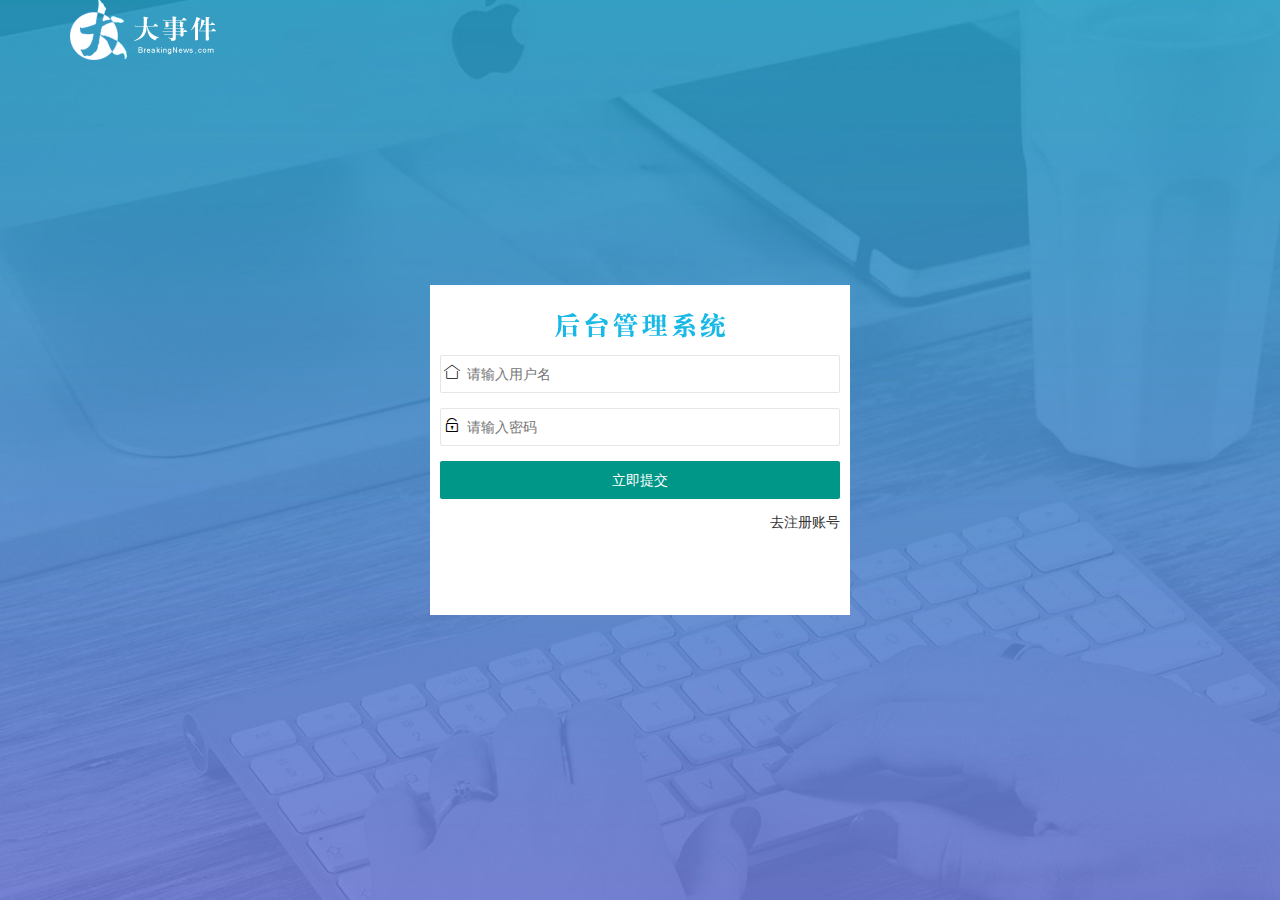
<file: login.html>
<!DOCTYPE html>
<html lang="en">
<head>
  <meta charset="UTF-8">
  <meta http-equiv="X-UA-Compatible" content="IE=edge">
  <meta name="viewport" content="width=device-width, initial-scale=1.0">
  <title>Document</title>
  <link rel="stylesheet" href="../assets/css/login.css">
  <link rel="stylesheet" href="../assets/lib/layui/css/layui.css">
</head>
<body>
  <div class="layui-main">
    <img src="../assets/images/logo.png" alt="">
  </div>
  <div class="box">
    <!-- 顶部图片 -->
    <div class="top"></div>
    <!-- 登录页面 -->
    <div class="sign">
      <form class="layui-form" action="" id="formsign">
        <div class="layui-form-item">
          <i class="layui-icon layui-icon-home"></i>
          <input type="text" name="username" required  lay-verify="required" placeholder="请输入用户名" autocomplete="off" class="layui-input" >
        </div>
        <div class="layui-form-item">
          <i class="layui-icon layui-icon-password"></i>  
          <input type="password" name="password" required  lay-verify="required|pwd" placeholder="请输入密码" autocomplete="off" class="layui-input" >
        </div>
        <div class="layui-form-item">            
          <button class="layui-btn layui-btn-fluid" lay-submit lay-filter="formDemo">立即提交</button>
        </div>
        <div class="layui-form-item">
          <a href="javascript:;" id="reg">去注册账号</a>        
        </div>
      </form>
    </div>
    <!-- 注册页面 -->
    <div class="login">
      <form class="layui-form" action="" id="loginform">
        <div class="layui-form-item">
          <i class="layui-icon layui-icon-home"></i>
          <input type="text" name="username" required  lay-verify="required" placeholder="请输入用户名" autocomplete="off" class="layui-input" >
        </div>
        <div class="layui-form-item">
          <i class="layui-icon layui-icon-password"></i>  
          <input type="password" name="password" required  lay-verify="required|pwd" placeholder="请输入密码" autocomplete="off" class="layui-input" >
        </div>
        <div class="layui-form-item">
          <i class="layui-icon layui-icon-password"></i>  
          <input type="password" name="repassword" required  lay-verify="required|pwd|repwd" placeholder="再次确认密码" autocomplete="off" class="layui-input" >
        </div>
        <div class="layui-form-item">            
          <button class="layui-btn layui-btn-fluid" lay-submit lay-filter="formDemo">立即提交</button>
        </div>
        <div class="layui-form-item">
          <a href="javascript:;" id="login">去登陆账号</a>
        </div>
      </form>
    </div>
  </div>
  <script src="../assets/lib/jquery.js"></script>
  <script src="../assets/lib/layui/layui.all.js"></script>
  <script src="../assets/js/baseapi.js"></script>
  <script src="../assets/js/login.js"></script>
</body>
</html>
</file>
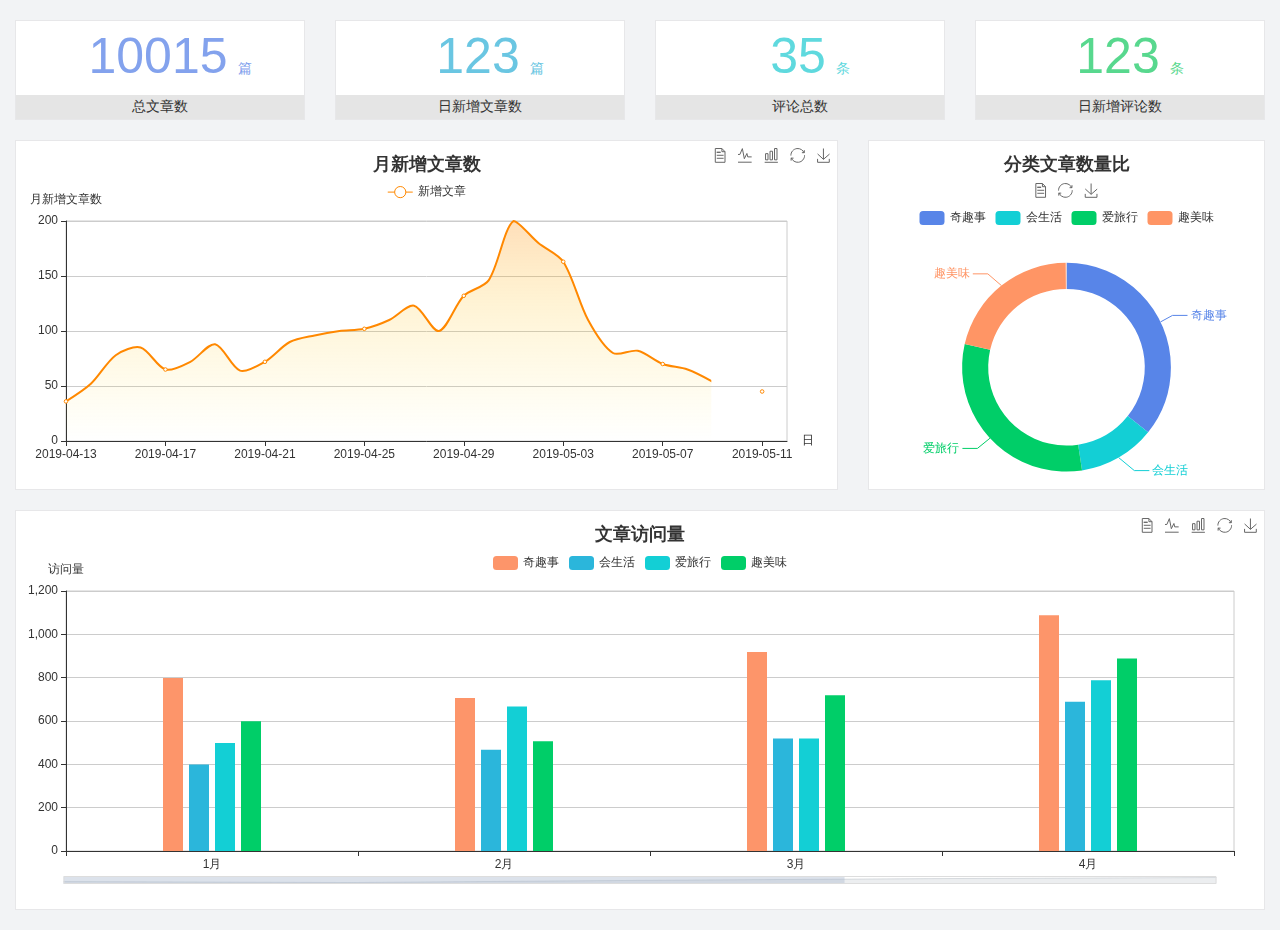
<file: home/dashboard.html>
<!DOCTYPE html>
<html lang="en">

<head>
  <meta charset="UTF-8">
  <meta name="viewport" content="width=device-width, initial-scale=1.0">
  <meta http-equiv="X-UA-Compatible" content="ie=edge">
  <title>图表统计</title>
  <link rel="stylesheet" href="../../assets/lib/bootstrap.css" />
  <link rel="stylesheet" href="../../assets/lib/main.css" />
  <script src="../../assets/lib/jquery.js"></script>
  <script type="text/javascript" src="../../assets/lib/echarts.min.js"></script>
</head>

<body>
  <div class="container-fluid">
    <div class="row spannel_list">
      <div class="col-sm-3 col-xs-6">
        <div class="spannel">
          <em>10015</em><span>篇</span>
          <b>总文章数</b>
        </div>
      </div>
      <div class="col-sm-3 col-xs-6">
        <div class="spannel scolor01">
          <em>123</em><span>篇</span>
          <b>日新增文章数</b>
        </div>
      </div>
      <div class="col-sm-3 col-xs-6">
        <div class="spannel scolor02">
          <em>35</em><span>条</span>
          <b>评论总数</b>
        </div>
      </div>
      <div class="col-sm-3 col-xs-6">
        <div class="spannel scolor03">
          <em>123</em><span>条</span>
          <b>日新增评论数</b>
        </div>
      </div>
    </div>
  </div>

  <div class="container-fluid">
    <div class="row curve-pie">
      <div class="col-lg-8 col-md-8">
        <div class="gragh_pannel" id="curve_show"></div>
      </div>
      <div class="col-lg-4 col-md-4">
        <div class="gragh_pannel" id="pie_show"></div>
      </div>
    </div>
  </div>

  <div class="container-fluid">
    <div class="column_pannel" id="column_show"></div>
  </div>

  <script>
    var oChart = echarts.init(document.getElementById('curve_show'));
    var aList_all = [
      { 'count': 36, 'date': '2019-04-13' },
      { 'count': 52, 'date': '2019-04-14' },
      { 'count': 78, 'date': '2019-04-15' },
      { 'count': 85, 'date': '2019-04-16' },
      { 'count': 65, 'date': '2019-04-17' },
      { 'count': 72, 'date': '2019-04-18' },
      { 'count': 88, 'date': '2019-04-19' },
      { 'count': 64, 'date': '2019-04-20' },
      { 'count': 72, 'date': '2019-04-21' },
      { 'count': 90, 'date': '2019-04-22' },
      { 'count': 96, 'date': '2019-04-23' },
      { 'count': 100, 'date': '2019-04-24' },
      { 'count': 102, 'date': '2019-04-25' },
      { 'count': 110, 'date': '2019-04-26' },
      { 'count': 123, 'date': '2019-04-27' },
      { 'count': 100, 'date': '2019-04-28' },
      { 'count': 132, 'date': '2019-04-29' },
      { 'count': 146, 'date': '2019-04-30' },
      { 'count': 200, 'date': '2019-05-01' },
      { 'count': 180, 'date': '2019-05-02' },
      { 'count': 163, 'date': '2019-05-03' },
      { 'count': 110, 'date': '2019-05-04' },
      { 'count': 80, 'date': '2019-05-05' },
      { 'count': 82, 'date': '2019-05-06' },
      { 'count': 70, 'date': '2019-05-07' },
      { 'count': 65, 'date': '2019-05-08' },
      { 'count': 54, 'date': '2019-05-09' },
      { 'count': 40, 'date': '2019-05-10' },
      { 'count': 45, 'date': '2019-05-11' },
      { 'count': 38, 'date': '2019-05-12' },
    ];

    let aCount = [];
    let aDate = [];

    for (var i = 0; i < aList_all.length; i++) {
      aCount.push(aList_all[i].count);
      aDate.push(aList_all[i].date);
    }

    var chartopt = {
      title: {
        text: '月新增文章数',
        left: 'center',
        top: '10'
      },
      tooltip: {
        trigger: 'axis'
      },
      legend: {
        data: ['新增文章'],
        top: '40'
      },
      toolbox: {
        show: true,
        feature: {
          mark: { show: true },
          dataView: { show: true, readOnly: false },
          magicType: { show: true, type: ['line', 'bar'] },
          restore: { show: true },
          saveAsImage: { show: true }
        }
      },
      calculable: true,
      xAxis: [
        {
          name: '日',
          type: 'category',
          boundaryGap: false,
          data: aDate
        }
      ],
      yAxis: [
        {
          name: '月新增文章数',
          type: 'value'
        }
      ],
      series: [
        {
          name: '新增文章',
          type: 'line',
          smooth: true,
          itemStyle: { normal: { areaStyle: { type: 'default' }, color: '#f80' }, lineStyle: { color: '#f80' } },
          data: aCount
        }],
      areaStyle: {
        normal: {
          color: new echarts.graphic.LinearGradient(0, 0, 0, 1, [{
            offset: 0,
            color: 'rgba(255,136,0,0.39)'
          }, {
            offset: .34,
            color: 'rgba(255,180,0,0.25)'
          }, {
            offset: 1,
            color: 'rgba(255,222,0,0.00)'
          }])

        }
      },
      grid: {
        show: true,
        x: 50,
        x2: 50,
        y: 80,
        height: 220
      }
    };

    oChart.setOption(chartopt);


    var oPie = echarts.init(document.getElementById('pie_show'));
    var oPieopt =
    {
      title: {
        top: 10,
        text: '分类文章数量比',
        x: 'center'
      },
      tooltip: {
        trigger: 'item',
        formatter: "{a} <br/>{b} : {c} ({d}%)"
      },
      color: ['#5885e8', '#13cfd5', '#00ce68', '#ff9565'],
      legend: {
        x: 'center',
        top: 65,
        data: ['奇趣事', '会生活', '爱旅行', '趣美味']
      },
      toolbox: {
        show: true,
        x: 'center',
        top: 35,
        feature: {
          mark: { show: true },
          dataView: { show: true, readOnly: false },
          magicType: {
            show: true,
            type: ['pie', 'funnel'],
            option: {
              funnel: {
                x: '25%',
                width: '50%',
                funnelAlign: 'left',
                max: 1548
              }
            }
          },
          restore: { show: true },
          saveAsImage: { show: true }
        }
      },
      calculable: true,
      series: [
        {
          name: '访问来源',
          type: 'pie',
          radius: ['45%', '60%'],
          center: ['50%', '65%'],
          data: [
            { value: 300, name: '奇趣事' },
            { value: 100, name: '会生活' },
            { value: 260, name: '爱旅行' },
            { value: 180, name: '趣美味' }
          ]
        }
      ]
    };
    oPie.setOption(oPieopt);



    var oColumn = this.echarts.init(document.getElementById('column_show'));
    var oColumnopt =
    {
      title: {
        text: '文章访问量',
        left: 'center',
        top: '10'
      },
      tooltip: {
        trigger: 'axis'
      },
      legend: {
        data: ['奇趣事', '会生活', '爱旅行', '趣美味'],
        top: '40'
      },
      toolbox: {
        show: true,
        feature: {
          mark: { show: true },
          dataView: { show: true, readOnly: false },
          magicType: { show: true, type: ['line', 'bar'] },
          restore: { show: true },
          saveAsImage: { show: true }
        }
      },
      calculable: true,
      xAxis: [
        {
          type: 'category',
          data: ['1月', '2月', '3月', '4月', '5月']
        }
      ],
      yAxis: [
        {
          name: '访问量',
          type: 'value'
        }
      ],
      series: [
        {
          name: '奇趣事',
          type: 'bar',
          barWidth: 20,
          itemStyle: {
            normal: { areaStyle: { type: 'default' }, color: '#fd956a' }
          },
          data: [800, 708, 920, 1090, 1200]
        },
        {
          name: '会生活',
          type: 'bar',
          barWidth: 20,
          itemStyle: {
            normal: { areaStyle: { type: 'default' }, color: '#2bb6db' }
          },
          data: [400, 468, 520, 690, 800]
        },
        {
          name: '爱旅行',
          type: 'bar',
          barWidth: 20,
          itemStyle: {
            normal: { areaStyle: { type: 'default' }, color: '#13cfd5' }
          },
          data: [500, 668, 520, 790, 900]
        },
        {
          name: '趣美味',
          type: 'bar',
          barWidth: 20,
          itemStyle: {
            normal: { areaStyle: { type: 'default' }, color: '#00ce68' }
          },
          data: [600, 508, 720, 890, 1000]
        }
      ],
      grid: {
        show: true,
        x: 50,
        x2: 30,
        y: 80,
        height: 260
      },
      dataZoom: [//给x轴设置滚动条
        {
          start: 0,//默认为0
          end: 100 - 1000 / 31,//默认为100
          type: 'slider',
          show: true,
          xAxisIndex: [0],
          handleSize: 0,//滑动条的 左右2个滑动条的大小
          height: 8,//组件高度
          left: 45, //左边的距离
          right: 50,//右边的距离
          bottom: 26,//右边的距离
          handleColor: '#ddd',//h滑动图标的颜色
          handleStyle: {
            borderColor: "#cacaca",
            borderWidth: "1",
            shadowBlur: 2,
            background: "#ddd",
            shadowColor: "#ddd",
          }
        }]
    };
    oColumn.setOption(oColumnopt);
  </script>
</body>

</html>
</file>
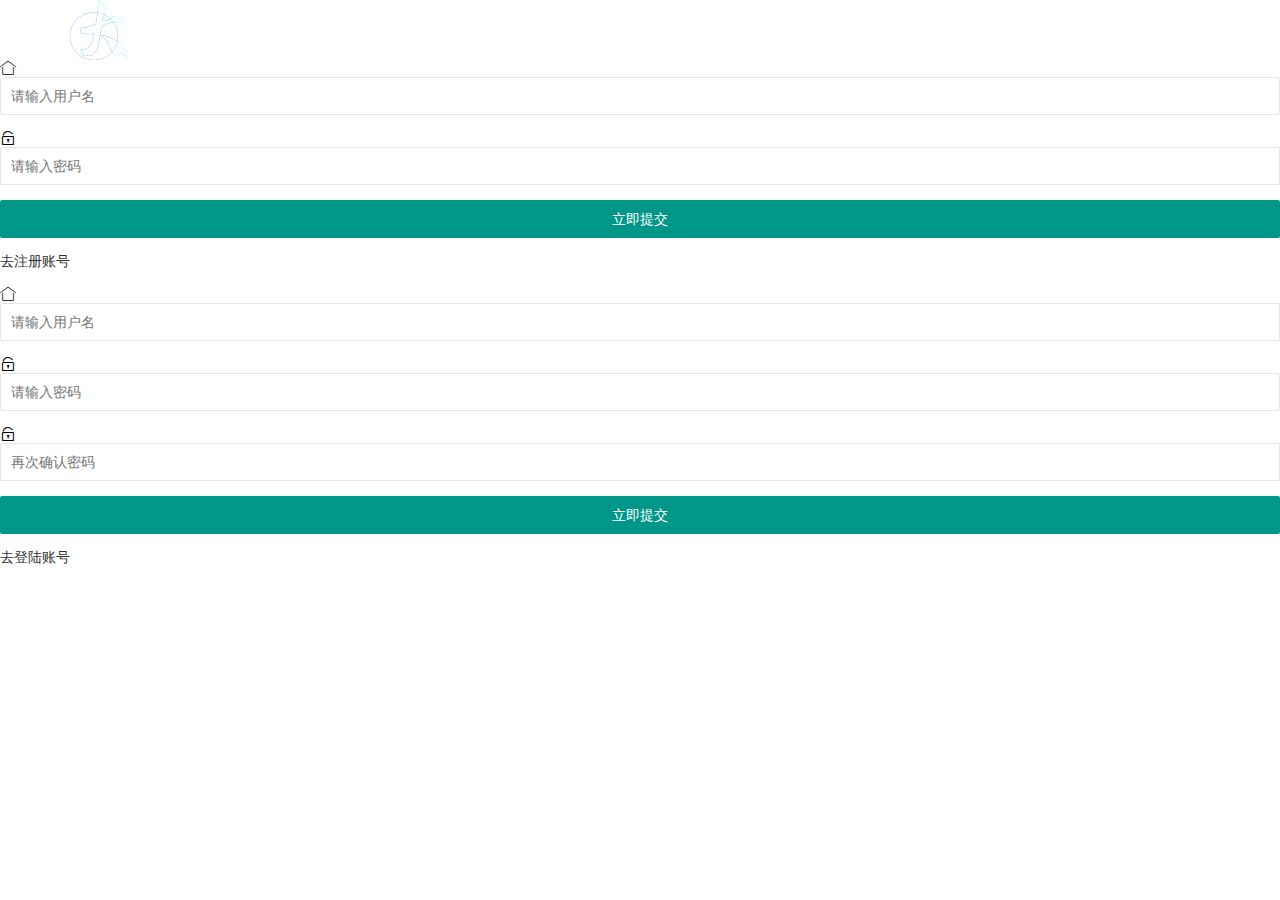
<file: home/login.html>
<!DOCTYPE html>
<html lang="en">
<head>
  <meta charset="UTF-8">
  <meta http-equiv="X-UA-Compatible" content="IE=edge">
  <meta name="viewport" content="width=device-width, initial-scale=1.0">
  <title>Document</title>
  <link rel="stylesheet" href="../assets/css/index.css">
  <link rel="stylesheet" href="../assets/lib/layui/css/layui.css">
</head>
<body>
  <div class="layui-main">
    <img src="../assets/images/logo.png" alt="">
  </div>
  <div class="box">
    <!-- 顶部图片 -->
    <div class="top"></div>
    <!-- 登录页面 -->
    <div class="sign">
      <form class="layui-form" action="" id="formsign">
        <div class="layui-form-item">
          <i class="layui-icon layui-icon-home"></i>
          <input type="text" name="username" required  lay-verify="required" placeholder="请输入用户名" autocomplete="off" class="layui-input" >
        </div>
        <div class="layui-form-item">
          <i class="layui-icon layui-icon-password"></i>  
          <input type="password" name="password" required  lay-verify="required|pwd" placeholder="请输入密码" autocomplete="off" class="layui-input" >
        </div>
        <div class="layui-form-item">            
          <button class="layui-btn layui-btn-fluid" lay-submit lay-filter="formDemo">立即提交</button>
        </div>
        <div class="layui-form-item">
          <a href="javascript:;" id="reg">去注册账号</a>        
        </div>
      </form>
    </div>
    <!-- 注册页面 -->
    <div class="login">
      <form class="layui-form" action="" id="loginform">
        <div class="layui-form-item">
          <i class="layui-icon layui-icon-home"></i>
          <input type="text" name="username" required  lay-verify="required" placeholder="请输入用户名" autocomplete="off" class="layui-input" >
        </div>
        <div class="layui-form-item">
          <i class="layui-icon layui-icon-password"></i>  
          <input type="password" name="password" required  lay-verify="required|pwd" placeholder="请输入密码" autocomplete="off" class="layui-input" >
        </div>
        <div class="layui-form-item">
          <i class="layui-icon layui-icon-password"></i>  
          <input type="password" name="repassword" required  lay-verify="required|pwd|repwd" placeholder="再次确认密码" autocomplete="off" class="layui-input" >
        </div>
        <div class="layui-form-item">            
          <button class="layui-btn layui-btn-fluid" lay-submit lay-filter="formDemo">立即提交</button>
        </div>
        <div class="layui-form-item">
          <a href="javascript:;" id="login">去登陆账号</a>
        </div>
      </form>
    </div>
  </div>
  <script src="../assets/lib/jquery.js"></script>
  <script src="../assets/lib/layui/layui.all.js"></script>
  <script src="../assets/js/baseapi.js"></script>
  <script src="../assets/js/index.js"></script>
</body>
</html>
</file>
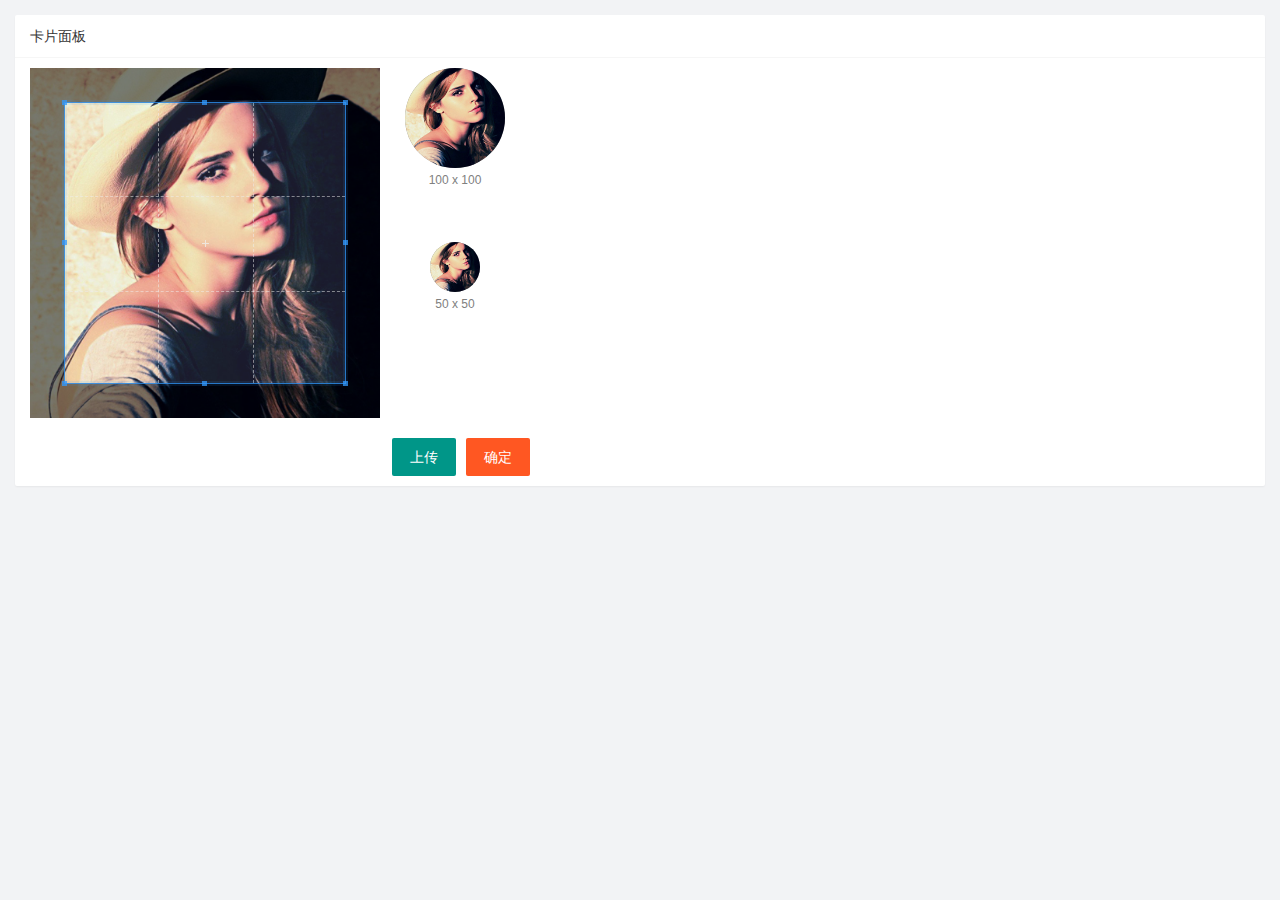
<file: user/avatar.html>
<!DOCTYPE html>
<html lang="en">
<head>
  <meta charset="UTF-8">
  <meta http-equiv="X-UA-Compatible" content="IE=edge">
  <meta name="viewport" content="width=device-width, initial-scale=1.0">
  <title>Document</title>
  <link rel="stylesheet" href="../assets/lib/layui/css/layui.css">
  <link rel="stylesheet" href="../assets/lib/cropper/cropper.css" />
  <link rel="stylesheet" href="../assets/css/avatar.css">
</head>
<body>
  <div class="layui-card">
    <div class="layui-card-header">卡片面板</div>
    <div class="layui-card-body">
    <input type="file" id="file" accept="image/jpeg, image/png">
       <!-- 第一行的图片裁剪和预览区域 -->
  <div class="row1">
    <!-- 图片裁剪区域 -->
    <div class="cropper-box">
      <!-- 这个 img 标签很重要，将来会把它初始化为裁剪区域 -->
      <img id="image" src="/assets/images/sample.jpg" />
    </div>
    <!-- 图片的预览区域 -->
    <div class="preview-box">
      <div>
        <!-- 宽高为 100px 的预览区域 -->
        <div class="img-preview w100"></div>
        <p class="size">100 x 100</p>
      </div>
      <div>
        <!-- 宽高为 50px 的预览区域 -->
        <div class="img-preview w50"></div>
        <p class="size">50 x 50</p>
      </div>
    </div>
  </div>

  <!-- 第二行的按钮区域 -->
  <div class="row2">
    <button type="button" class="layui-btn" id="upload">上传</button>
    <button type="button" class="layui-btn layui-btn-danger">确定</button>
  </div>
    </div>
  </div>

  <script src="../assets/lib/layui/layui.all.js"></script>
  <script src="../assets/lib/jquery.js"></script>
  <script src="../assets/lib/cropper/Cropper.js"></script>
<script src="../assets/lib/cropper/jquery-cropper.js"></script>
  <script src="../assets/js/baseapi.js"></script>
  <script src="../assets/js/avatar.js"></script>
</body>
</html>
</file>
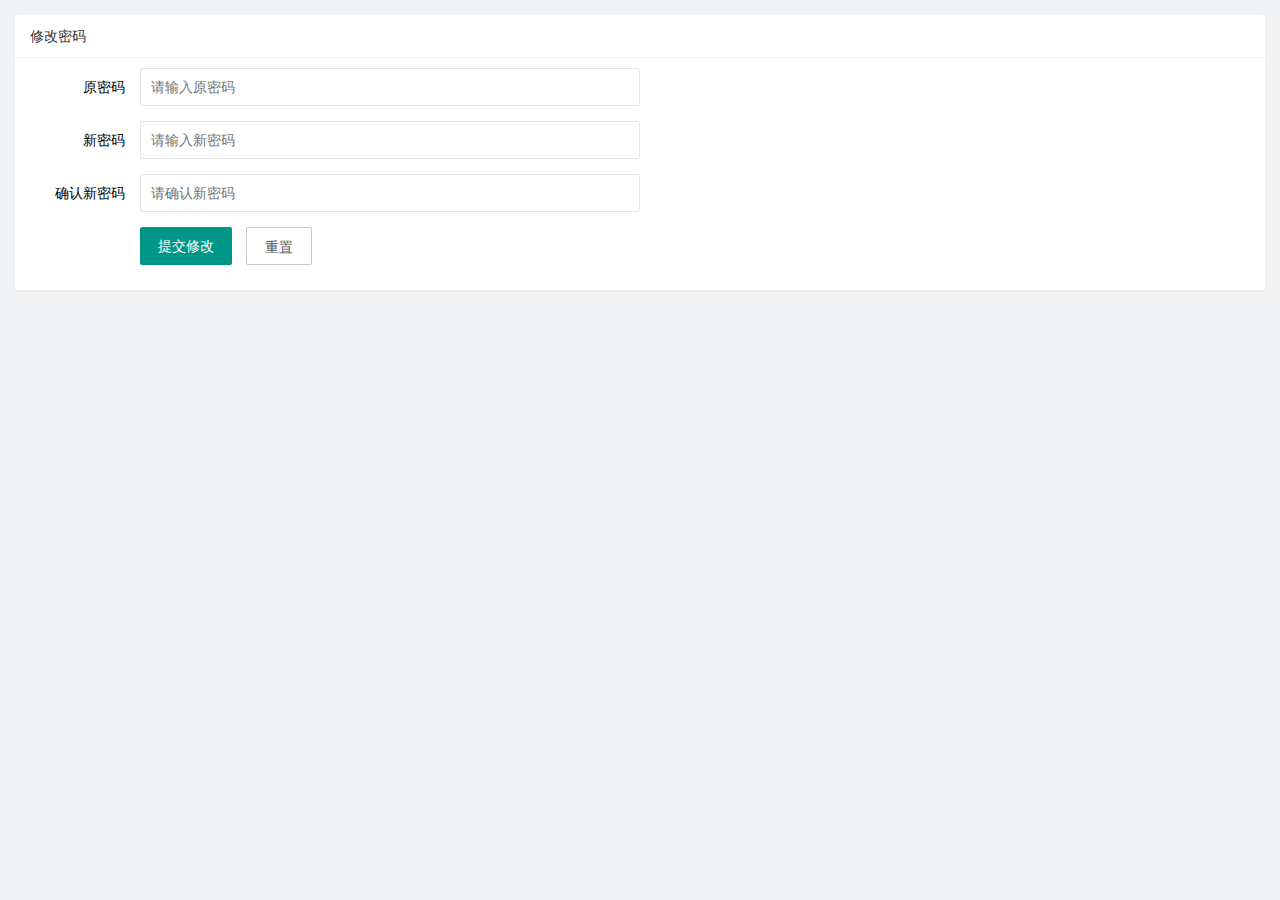
<file: user/repwd.html>
<!DOCTYPE html>
<html lang="en">
<head>
  <meta charset="UTF-8">
  <meta http-equiv="X-UA-Compatible" content="IE=edge">
  <meta name="viewport" content="width=device-width, initial-scale=1.0">
  <title>Document</title>
  <link rel="stylesheet" href="../assets/lib/layui/css/layui.css">
  <link rel="stylesheet" href="../assets/css/repwd.css">
</head>
<body>
  <div class="layui-card">
    <div class="layui-card-header">修改密码</div>
    <div class="layui-card-body">
      <!-- form表单 -->
      <form class="layui-form">
        <input type="hidden" name="id"/>
        <div class="layui-form-item">
          <label class="layui-form-label">原密码</label>
          <div class="layui-input-block">
            <input type="password" name="oldPwd" required  lay-verify="required|oldPwd" placeholder="请输入原密码" autocomplete="off" class="layui-input">
          </div>
        </div>

        <div class="layui-form-item">
          <label class="layui-form-label">新密码</label>
          <div class="layui-input-block">
            <input type="password" name="newPwd" required  lay-verify="required|oldPwd|newPwd" placeholder="请输入新密码" autocomplete="off" class="layui-input">
          </div>
        </div>

        <div class="layui-form-item">
          <label class="layui-form-label">确认新密码</label>
          <div class="layui-input-block">
            <input type="password" name="repwd" required  lay-verify="required|oldPwd|repwd" placeholder="请确认新密码" autocomplete="off" class="layui-input">
          </div>
        </div>

        <div class="layui-form-item">
          <div class="layui-input-block">
            <button class="layui-btn" lay-submit lay-filter="formDemo" id="go">提交修改</button>
            <button type="reset" class="layui-btn layui-btn-primary" id="resetbtn">重置</button>
          </div>
        </div>
      </form>
    </div>
  </div>


  <script src="../assets/lib/layui/layui.all.js"></script>
  <script src="../assets/lib/jquery.js"></script>
  <script src="../assets/js/baseapi.js"></script>
  <script src="../assets/js/repwd.js"></script>
</body>
</html>
</file>
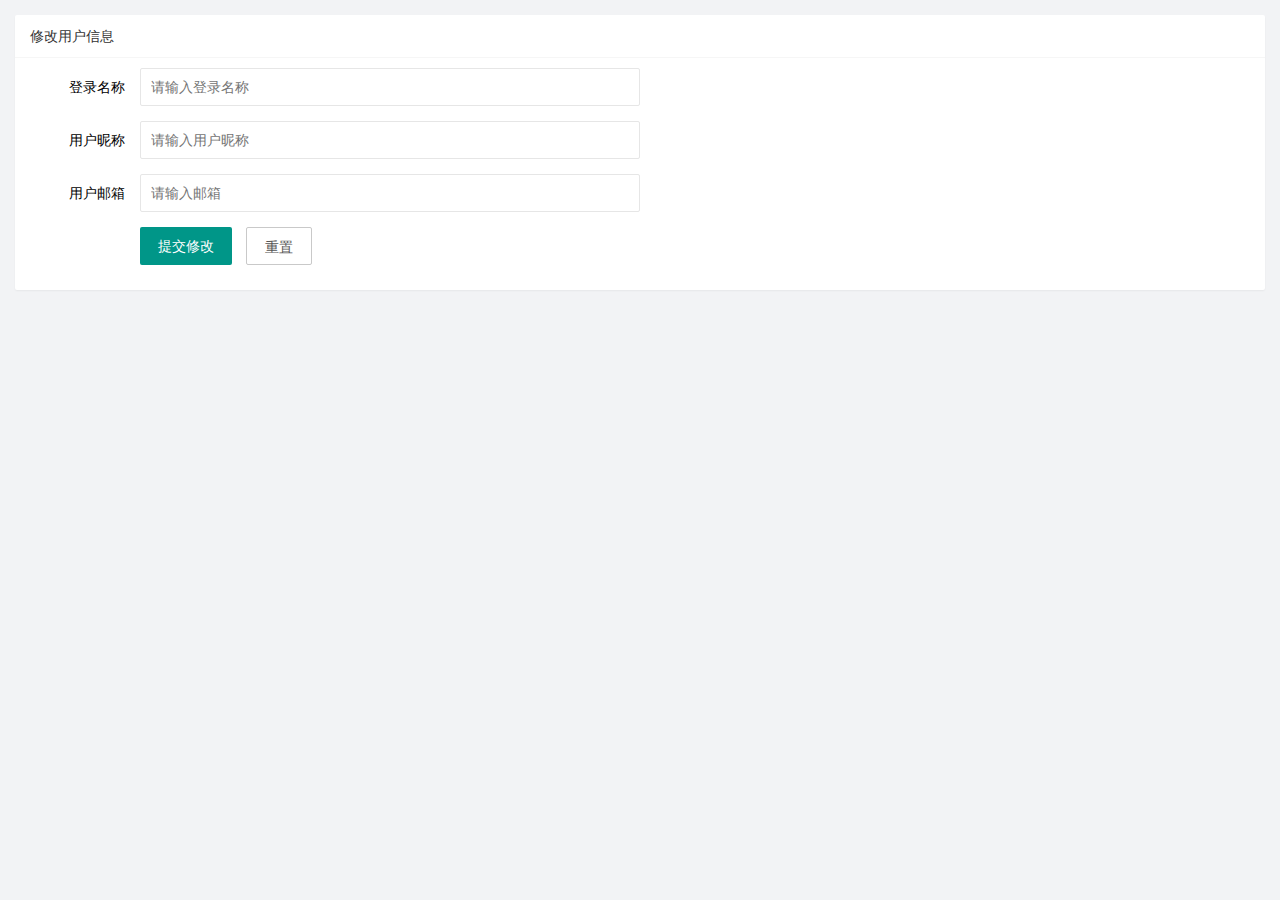
<file: user/user_info.html>
<!DOCTYPE html>
<html lang="en">
<head>
  <meta charset="UTF-8">
  <meta http-equiv="X-UA-Compatible" content="IE=edge">
  <meta name="viewport" content="width=device-width, initial-scale=1.0">
  <title>Document</title>
  <link rel="stylesheet" href="../assets/lib/layui/css/layui.css">
  <link rel="stylesheet" href="../assets/css/user.css">
</head>
<body>
  <div class="layui-card">
    <div class="layui-card-header">修改用户信息</div>
    <div class="layui-card-body">
      <!-- form表单 -->
      <form class="layui-form" lay-filter="formdata">
        <input type="hidden" name="id"/>
        <div class="layui-form-item">
          <label class="layui-form-label">登录名称</label>
          <div class="layui-input-block">
            <input type="text" name="username" required  lay-verify="required" placeholder="请输入登录名称" autocomplete="off" class="layui-input" readonly>
          </div>
        </div>

        <div class="layui-form-item">
          <label class="layui-form-label">用户昵称</label>
          <div class="layui-input-block">
            <input type="text" name="nickname" required  lay-verify="required|nickname" placeholder="请输入用户昵称" autocomplete="off" class="layui-input">
          </div>
        </div>

        <div class="layui-form-item">
          <label class="layui-form-label">用户邮箱</label>
          <div class="layui-input-block">
            <input type="text" name="email" required  lay-verify="required|email" placeholder="请输入邮箱" autocomplete="off" class="layui-input">
          </div>
        </div>

        <div class="layui-form-item">
          <div class="layui-input-block">
            <button class="layui-btn" lay-submit lay-filter="formDemo" id="go">提交修改</button>
            <button type="reset" class="layui-btn layui-btn-primary" id="resetbtn">重置</button>
          </div>
        </div>
      </form>
    </div>
  </div>
  <script src="../assets/lib/layui/layui.all.js"></script>
  <script src="../assets/lib/jquery.js"></script>
  <script src="../assets/js/baseapi.js"></script>
  <script src="../assets/js/user.js"></script>
</body>
</html>
</file>
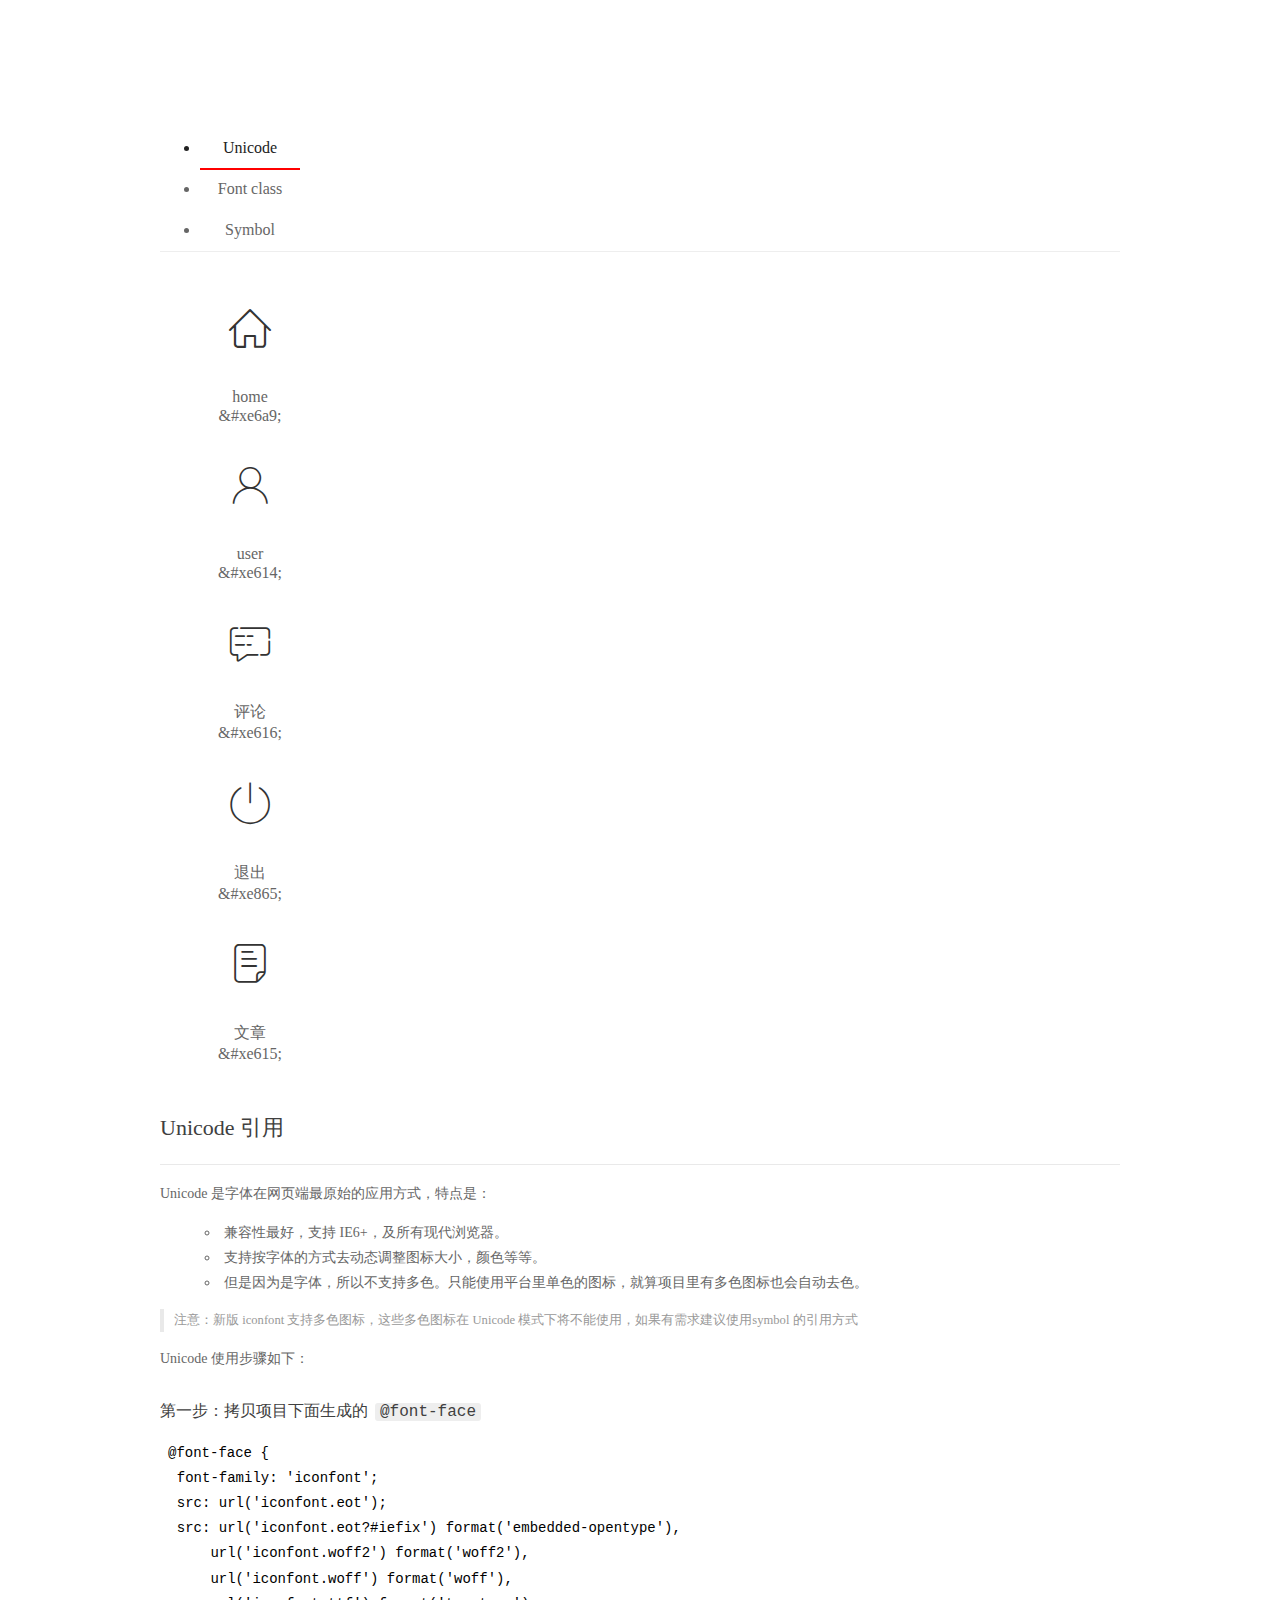
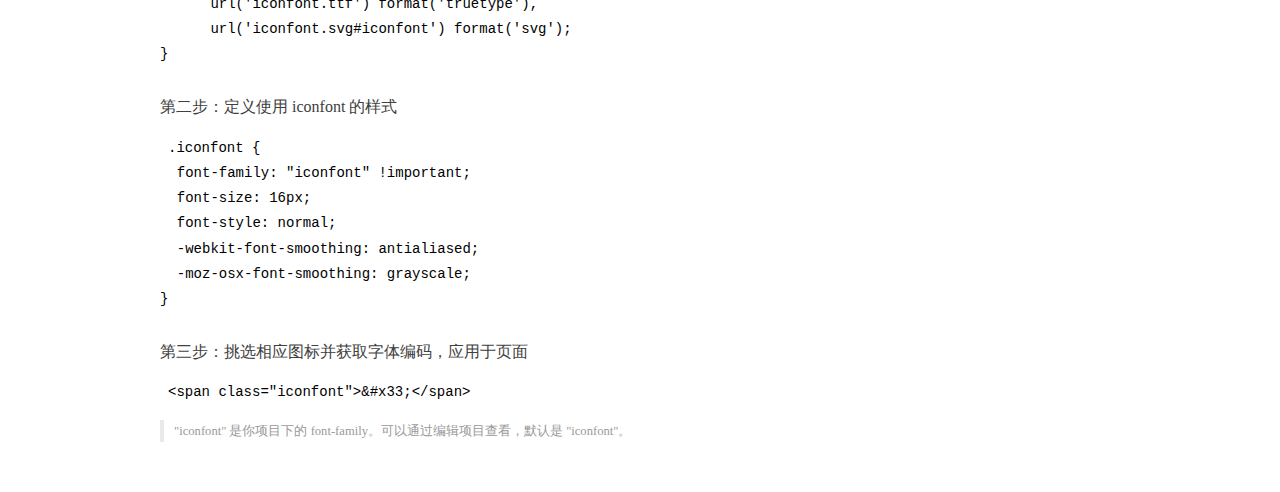
<file: assets/fonts/demo_index.html>
<!DOCTYPE html>
<html>
<head>
  <meta charset="utf-8"/>
  <title>IconFont Demo</title>
  <link rel="shortcut icon" href="https://gtms04.alicdn.com/tps/i4/TB1_oz6GVXXXXaFXpXXJDFnIXXX-64-64.ico" type="image/x-icon"/>
  <link rel="stylesheet" href="https://g.alicdn.com/thx/cube/1.3.2/cube.min.css">
  <link rel="stylesheet" href="demo.css">
  <link rel="stylesheet" href="iconfont.css">
  <script src="iconfont.js"></script>
  <!-- jQuery -->
  <script src="https://a1.alicdn.com/oss/uploads/2018/12/26/7bfddb60-08e8-11e9-9b04-53e73bb6408b.js"></script>
  <!-- 代码高亮 -->
  <script src="https://a1.alicdn.com/oss/uploads/2018/12/26/a3f714d0-08e6-11e9-8a15-ebf944d7534c.js"></script>
</head>
<body>
  <div class="main">
    <h1 class="logo"><a href="https://www.iconfont.cn/" title="iconfont 首页" target="_blank">&#xe86b;</a></h1>
    <div class="nav-tabs">
      <ul id="tabs" class="dib-box">
        <li class="dib active"><span>Unicode</span></li>
        <li class="dib"><span>Font class</span></li>
        <li class="dib"><span>Symbol</span></li>
      </ul>
      
    </div>
    <div class="tab-container">
      <div class="content unicode" style="display: block;">
          <ul class="icon_lists dib-box">
          
            <li class="dib">
              <span class="icon iconfont">&#xe6a9;</span>
                <div class="name">home</div>
                <div class="code-name">&amp;#xe6a9;</div>
              </li>
          
            <li class="dib">
              <span class="icon iconfont">&#xe614;</span>
                <div class="name">user</div>
                <div class="code-name">&amp;#xe614;</div>
              </li>
          
            <li class="dib">
              <span class="icon iconfont">&#xe616;</span>
                <div class="name">评论</div>
                <div class="code-name">&amp;#xe616;</div>
              </li>
          
            <li class="dib">
              <span class="icon iconfont">&#xe865;</span>
                <div class="name">退出</div>
                <div class="code-name">&amp;#xe865;</div>
              </li>
          
            <li class="dib">
              <span class="icon iconfont">&#xe615;</span>
                <div class="name">文章</div>
                <div class="code-name">&amp;#xe615;</div>
              </li>
          
          </ul>
          <div class="article markdown">
          <h2 id="unicode-">Unicode 引用</h2>
          <hr>

          <p>Unicode 是字体在网页端最原始的应用方式，特点是：</p>
          <ul>
            <li>兼容性最好，支持 IE6+，及所有现代浏览器。</li>
            <li>支持按字体的方式去动态调整图标大小，颜色等等。</li>
            <li>但是因为是字体，所以不支持多色。只能使用平台里单色的图标，就算项目里有多色图标也会自动去色。</li>
          </ul>
          <blockquote>
            <p>注意：新版 iconfont 支持多色图标，这些多色图标在 Unicode 模式下将不能使用，如果有需求建议使用symbol 的引用方式</p>
          </blockquote>
          <p>Unicode 使用步骤如下：</p>
          <h3 id="-font-face">第一步：拷贝项目下面生成的 <code>@font-face</code></h3>
<pre><code class="language-css"
>@font-face {
  font-family: 'iconfont';
  src: url('iconfont.eot');
  src: url('iconfont.eot?#iefix') format('embedded-opentype'),
      url('iconfont.woff2') format('woff2'),
      url('iconfont.woff') format('woff'),
      url('iconfont.ttf') format('truetype'),
      url('iconfont.svg#iconfont') format('svg');
}
</code></pre>
          <h3 id="-iconfont-">第二步：定义使用 iconfont 的样式</h3>
<pre><code class="language-css"
>.iconfont {
  font-family: "iconfont" !important;
  font-size: 16px;
  font-style: normal;
  -webkit-font-smoothing: antialiased;
  -moz-osx-font-smoothing: grayscale;
}
</code></pre>
          <h3 id="-">第三步：挑选相应图标并获取字体编码，应用于页面</h3>
<pre>
<code class="language-html"
>&lt;span class="iconfont"&gt;&amp;#x33;&lt;/span&gt;
</code></pre>
          <blockquote>
            <p>"iconfont" 是你项目下的 font-family。可以通过编辑项目查看，默认是 "iconfont"。</p>
          </blockquote>
          </div>
      </div>
      <div class="content font-class">
        <ul class="icon_lists dib-box">
          
          <li class="dib">
            <span class="icon iconfont icon-home"></span>
            <div class="name">
              home
            </div>
            <div class="code-name">.icon-home
            </div>
          </li>
          
          <li class="dib">
            <span class="icon iconfont icon-user"></span>
            <div class="name">
              user
            </div>
            <div class="code-name">.icon-user
            </div>
          </li>
          
          <li class="dib">
            <span class="icon iconfont icon-pinglun"></span>
            <div class="name">
              评论
            </div>
            <div class="code-name">.icon-pinglun
            </div>
          </li>
          
          <li class="dib">
            <span class="icon iconfont icon-tuichu"></span>
            <div class="name">
              退出
            </div>
            <div class="code-name">.icon-tuichu
            </div>
          </li>
          
          <li class="dib">
            <span class="icon iconfont icon-16"></span>
            <div class="name">
              文章
            </div>
            <div class="code-name">.icon-16
            </div>
          </li>
          
        </ul>
        <div class="article markdown">
        <h2 id="font-class-">font-class 引用</h2>
        <hr>

        <p>font-class 是 Unicode 使用方式的一种变种，主要是解决 Unicode 书写不直观，语意不明确的问题。</p>
        <p>与 Unicode 使用方式相比，具有如下特点：</p>
        <ul>
          <li>兼容性良好，支持 IE8+，及所有现代浏览器。</li>
          <li>相比于 Unicode 语意明确，书写更直观。可以很容易分辨这个 icon 是什么。</li>
          <li>因为使用 class 来定义图标，所以当要替换图标时，只需要修改 class 里面的 Unicode 引用。</li>
          <li>不过因为本质上还是使用的字体，所以多色图标还是不支持的。</li>
        </ul>
        <p>使用步骤如下：</p>
        <h3 id="-fontclass-">第一步：引入项目下面生成的 fontclass 代码：</h3>
<pre><code class="language-html">&lt;link rel="stylesheet" href="./iconfont.css"&gt;
</code></pre>
        <h3 id="-">第二步：挑选相应图标并获取类名，应用于页面：</h3>
<pre><code class="language-html">&lt;span class="iconfont icon-xxx"&gt;&lt;/span&gt;
</code></pre>
        <blockquote>
          <p>"
            iconfont" 是你项目下的 font-family。可以通过编辑项目查看，默认是 "iconfont"。</p>
        </blockquote>
      </div>
      </div>
      <div class="content symbol">
          <ul class="icon_lists dib-box">
          
            <li class="dib">
                <svg class="icon svg-icon" aria-hidden="true">
                  <use xlink:href="#icon-home"></use>
                </svg>
                <div class="name">home</div>
                <div class="code-name">#icon-home</div>
            </li>
          
            <li class="dib">
                <svg class="icon svg-icon" aria-hidden="true">
                  <use xlink:href="#icon-user"></use>
                </svg>
                <div class="name">user</div>
                <div class="code-name">#icon-user</div>
            </li>
          
            <li class="dib">
                <svg class="icon svg-icon" aria-hidden="true">
                  <use xlink:href="#icon-pinglun"></use>
                </svg>
                <div class="name">评论</div>
                <div class="code-name">#icon-pinglun</div>
            </li>
          
            <li class="dib">
                <svg class="icon svg-icon" aria-hidden="true">
                  <use xlink:href="#icon-tuichu"></use>
                </svg>
                <div class="name">退出</div>
                <div class="code-name">#icon-tuichu</div>
            </li>
          
            <li class="dib">
                <svg class="icon svg-icon" aria-hidden="true">
                  <use xlink:href="#icon-16"></use>
                </svg>
                <div class="name">文章</div>
                <div class="code-name">#icon-16</div>
            </li>
          
          </ul>
          <div class="article markdown">
          <h2 id="symbol-">Symbol 引用</h2>
          <hr>

          <p>这是一种全新的使用方式，应该说这才是未来的主流，也是平台目前推荐的用法。相关介绍可以参考这篇<a href="">文章</a>
            这种用法其实是做了一个 SVG 的集合，与另外两种相比具有如下特点：</p>
          <ul>
            <li>支持多色图标了，不再受单色限制。</li>
            <li>通过一些技巧，支持像字体那样，通过 <code>font-size</code>, <code>color</code> 来调整样式。</li>
            <li>兼容性较差，支持 IE9+，及现代浏览器。</li>
            <li>浏览器渲染 SVG 的性能一般，还不如 png。</li>
          </ul>
          <p>使用步骤如下：</p>
          <h3 id="-symbol-">第一步：引入项目下面生成的 symbol 代码：</h3>
<pre><code class="language-html">&lt;script src="./iconfont.js"&gt;&lt;/script&gt;
</code></pre>
          <h3 id="-css-">第二步：加入通用 CSS 代码（引入一次就行）：</h3>
<pre><code class="language-html">&lt;style&gt;
.icon {
  width: 1em;
  height: 1em;
  vertical-align: -0.15em;
  fill: currentColor;
  overflow: hidden;
}
&lt;/style&gt;
</code></pre>
          <h3 id="-">第三步：挑选相应图标并获取类名，应用于页面：</h3>
<pre><code class="language-html">&lt;svg class="icon" aria-hidden="true"&gt;
  &lt;use xlink:href="#icon-xxx"&gt;&lt;/use&gt;
&lt;/svg&gt;
</code></pre>
          </div>
      </div>

    </div>
  </div>
  <script>
  $(document).ready(function () {
      $('.tab-container .content:first').show()

      $('#tabs li').click(function (e) {
        var tabContent = $('.tab-container .content')
        var index = $(this).index()

        if ($(this).hasClass('active')) {
          return
        } else {
          $('#tabs li').removeClass('active')
          $(this).addClass('active')

          tabContent.hide().eq(index).fadeIn()
        }
      })
    })
  </script>
</body>
</html>
</file>
<file: assets/css/login.css>
html,
body {
  margin: 0;
  padding: 0;
  height: 100%;
  width: 100%;
  background: url(../images/login_bg.jpg) no-repeat center;
  background-size: cover;
}
.box {
  position: absolute;
  left: 50%;
  top: 50%;
  width: 400px;
  height: 310px;
  padding: 10px;
  background-color: #fff;
  transform: translate(-50%,-50%);

}
.box .top {
  height: 60px;
  background: url(../images/login_title.png) no-repeat center;
}
.login {
  display: none;
}

.layui-form-item {
  position: relative;
}
.layui-icon {
  position: absolute;
  left: 1%;
  top: 24%;
}
.layui-input {
  padding-left: 26px !important;
}
.layui-form-item a {
  float: right;
}
</file>
<file: assets/lib/layui/css/layui.css>
/** layui-v2.5.5 MIT License By https://www.layui.com */
 .layui-inline,img{display:inline-block;vertical-align:middle}h1,h2,h3,h4,h5,h6{font-weight:400}.layui-edge,.layui-header,.layui-inline,.layui-main{position:relative}.layui-body,.layui-edge,.layui-elip{overflow:hidden}.layui-btn,.layui-edge,.layui-inline,img{vertical-align:middle}.layui-btn,.layui-disabled,.layui-icon,.layui-unselect{-moz-user-select:none;-webkit-user-select:none;-ms-user-select:none}.layui-elip,.layui-form-checkbox span,.layui-form-pane .layui-form-label{text-overflow:ellipsis;white-space:nowrap}.layui-breadcrumb,.layui-tree-btnGroup{visibility:hidden}blockquote,body,button,dd,div,dl,dt,form,h1,h2,h3,h4,h5,h6,input,li,ol,p,pre,td,textarea,th,ul{margin:0;padding:0;-webkit-tap-highlight-color:rgba(0,0,0,0)}a:active,a:hover{outline:0}img{border:none}li{list-style:none}table{border-collapse:collapse;border-spacing:0}h4,h5,h6{font-size:100%}button,input,optgroup,option,select,textarea{font-family:inherit;font-size:inherit;font-style:inherit;font-weight:inherit;outline:0}pre{white-space:pre-wrap;white-space:-moz-pre-wrap;white-space:-pre-wrap;white-space:-o-pre-wrap;word-wrap:break-word}body{line-height:24px;font:14px Helvetica Neue,Helvetica,PingFang SC,Tahoma,Arial,sans-serif}hr{height:1px;margin:10px 0;border:0;clear:both}a{color:#333;text-decoration:none}a:hover{color:#777}a cite{font-style:normal;*cursor:pointer}.layui-border-box,.layui-border-box *{box-sizing:border-box}.layui-box,.layui-box *{box-sizing:content-box}.layui-clear{clear:both;*zoom:1}.layui-clear:after{content:'\20';clear:both;*zoom:1;display:block;height:0}.layui-inline{*display:inline;*zoom:1}.layui-edge{display:inline-block;width:0;height:0;border-width:6px;border-style:dashed;border-color:transparent}.layui-edge-top{top:-4px;border-bottom-color:#999;border-bottom-style:solid}.layui-edge-right{border-left-color:#999;border-left-style:solid}.layui-edge-bottom{top:2px;border-top-color:#999;border-top-style:solid}.layui-edge-left{border-right-color:#999;border-right-style:solid}.layui-disabled,.layui-disabled:hover{color:#d2d2d2!important;cursor:not-allowed!important}.layui-circle{border-radius:100%}.layui-show{display:block!important}.layui-hide{display:none!important}@font-face{font-family:layui-icon;src:url(../font/iconfont.eot?v=250);src:url(../font/iconfont.eot?v=250#iefix) format('embedded-opentype'),url(../font/iconfont.woff2?v=250) format('woff2'),url(../font/iconfont.woff?v=250) format('woff'),url(../font/iconfont.ttf?v=250) format('truetype'),url(../font/iconfont.svg?v=250#layui-icon) format('svg')}.layui-icon{font-family:layui-icon!important;font-size:16px;font-style:normal;-webkit-font-smoothing:antialiased;-moz-osx-font-smoothing:grayscale}.layui-icon-reply-fill:before{content:"\e611"}.layui-icon-set-fill:before{content:"\e614"}.layui-icon-menu-fill:before{content:"\e60f"}.layui-icon-search:before{content:"\e615"}.layui-icon-share:before{content:"\e641"}.layui-icon-set-sm:before{content:"\e620"}.layui-icon-engine:before{content:"\e628"}.layui-icon-close:before{content:"\1006"}.layui-icon-close-fill:before{content:"\1007"}.layui-icon-chart-screen:before{content:"\e629"}.layui-icon-star:before{content:"\e600"}.layui-icon-circle-dot:before{content:"\e617"}.layui-icon-chat:before{content:"\e606"}.layui-icon-release:before{content:"\e609"}.layui-icon-list:before{content:"\e60a"}.layui-icon-chart:before{content:"\e62c"}.layui-icon-ok-circle:before{content:"\1005"}.layui-icon-layim-theme:before{content:"\e61b"}.layui-icon-table:before{content:"\e62d"}.layui-icon-right:before{content:"\e602"}.layui-icon-left:before{content:"\e603"}.layui-icon-cart-simple:before{content:"\e698"}.layui-icon-face-cry:before{content:"\e69c"}.layui-icon-face-smile:before{content:"\e6af"}.layui-icon-survey:before{content:"\e6b2"}.layui-icon-tree:before{content:"\e62e"}.layui-icon-upload-circle:before{content:"\e62f"}.layui-icon-add-circle:before{content:"\e61f"}.layui-icon-download-circle:before{content:"\e601"}.layui-icon-templeate-1:before{content:"\e630"}.layui-icon-util:before{content:"\e631"}.layui-icon-face-surprised:before{content:"\e664"}.layui-icon-edit:before{content:"\e642"}.layui-icon-speaker:before{content:"\e645"}.layui-icon-down:before{content:"\e61a"}.layui-icon-file:before{content:"\e621"}.layui-icon-layouts:before{content:"\e632"}.layui-icon-rate-half:before{content:"\e6c9"}.layui-icon-add-circle-fine:before{content:"\e608"}.layui-icon-prev-circle:before{content:"\e633"}.layui-icon-read:before{content:"\e705"}.layui-icon-404:before{content:"\e61c"}.layui-icon-carousel:before{content:"\e634"}.layui-icon-help:before{content:"\e607"}.layui-icon-code-circle:before{content:"\e635"}.layui-icon-water:before{content:"\e636"}.layui-icon-username:before{content:"\e66f"}.layui-icon-find-fill:before{content:"\e670"}.layui-icon-about:before{content:"\e60b"}.layui-icon-location:before{content:"\e715"}.layui-icon-up:before{content:"\e619"}.layui-icon-pause:before{content:"\e651"}.layui-icon-date:before{content:"\e637"}.layui-icon-layim-uploadfile:before{content:"\e61d"}.layui-icon-delete:before{content:"\e640"}.layui-icon-play:before{content:"\e652"}.layui-icon-top:before{content:"\e604"}.layui-icon-friends:before{content:"\e612"}.layui-icon-refresh-3:before{content:"\e9aa"}.layui-icon-ok:before{content:"\e605"}.layui-icon-layer:before{content:"\e638"}.layui-icon-face-smile-fine:before{content:"\e60c"}.layui-icon-dollar:before{content:"\e659"}.layui-icon-group:before{content:"\e613"}.layui-icon-layim-download:before{content:"\e61e"}.layui-icon-picture-fine:before{content:"\e60d"}.layui-icon-link:before{content:"\e64c"}.layui-icon-diamond:before{content:"\e735"}.layui-icon-log:before{content:"\e60e"}.layui-icon-rate-solid:before{content:"\e67a"}.layui-icon-fonts-del:before{content:"\e64f"}.layui-icon-unlink:before{content:"\e64d"}.layui-icon-fonts-clear:before{content:"\e639"}.layui-icon-triangle-r:before{content:"\e623"}.layui-icon-circle:before{content:"\e63f"}.layui-icon-radio:before{content:"\e643"}.layui-icon-align-center:before{content:"\e647"}.layui-icon-align-right:before{content:"\e648"}.layui-icon-align-left:before{content:"\e649"}.layui-icon-loading-1:before{content:"\e63e"}.layui-icon-return:before{content:"\e65c"}.layui-icon-fonts-strong:before{content:"\e62b"}.layui-icon-upload:before{content:"\e67c"}.layui-icon-dialogue:before{content:"\e63a"}.layui-icon-video:before{content:"\e6ed"}.layui-icon-headset:before{content:"\e6fc"}.layui-icon-cellphone-fine:before{content:"\e63b"}.layui-icon-add-1:before{content:"\e654"}.layui-icon-face-smile-b:before{content:"\e650"}.layui-icon-fonts-html:before{content:"\e64b"}.layui-icon-form:before{content:"\e63c"}.layui-icon-cart:before{content:"\e657"}.layui-icon-camera-fill:before{content:"\e65d"}.layui-icon-tabs:before{content:"\e62a"}.layui-icon-fonts-code:before{content:"\e64e"}.layui-icon-fire:before{content:"\e756"}.layui-icon-set:before{content:"\e716"}.layui-icon-fonts-u:before{content:"\e646"}.layui-icon-triangle-d:before{content:"\e625"}.layui-icon-tips:before{content:"\e702"}.layui-icon-picture:before{content:"\e64a"}.layui-icon-more-vertical:before{content:"\e671"}.layui-icon-flag:before{content:"\e66c"}.layui-icon-loading:before{content:"\e63d"}.layui-icon-fonts-i:before{content:"\e644"}.layui-icon-refresh-1:before{content:"\e666"}.layui-icon-rmb:before{content:"\e65e"}.layui-icon-home:before{content:"\e68e"}.layui-icon-user:before{content:"\e770"}.layui-icon-notice:before{content:"\e667"}.layui-icon-login-weibo:before{content:"\e675"}.layui-icon-voice:before{content:"\e688"}.layui-icon-upload-drag:before{content:"\e681"}.layui-icon-login-qq:before{content:"\e676"}.layui-icon-snowflake:before{content:"\e6b1"}.layui-icon-file-b:before{content:"\e655"}.layui-icon-template:before{content:"\e663"}.layui-icon-auz:before{content:"\e672"}.layui-icon-console:before{content:"\e665"}.layui-icon-app:before{content:"\e653"}.layui-icon-prev:before{content:"\e65a"}.layui-icon-website:before{content:"\e7ae"}.layui-icon-next:before{content:"\e65b"}.layui-icon-component:before{content:"\e857"}.layui-icon-more:before{content:"\e65f"}.layui-icon-login-wechat:before{content:"\e677"}.layui-icon-shrink-right:before{content:"\e668"}.layui-icon-spread-left:before{content:"\e66b"}.layui-icon-camera:before{content:"\e660"}.layui-icon-note:before{content:"\e66e"}.layui-icon-refresh:before{content:"\e669"}.layui-icon-female:before{content:"\e661"}.layui-icon-male:before{content:"\e662"}.layui-icon-password:before{content:"\e673"}.layui-icon-senior:before{content:"\e674"}.layui-icon-theme:before{content:"\e66a"}.layui-icon-tread:before{content:"\e6c5"}.layui-icon-praise:before{content:"\e6c6"}.layui-icon-star-fill:before{content:"\e658"}.layui-icon-rate:before{content:"\e67b"}.layui-icon-template-1:before{content:"\e656"}.layui-icon-vercode:before{content:"\e679"}.layui-icon-cellphone:before{content:"\e678"}.layui-icon-screen-full:before{content:"\e622"}.layui-icon-screen-restore:before{content:"\e758"}.layui-icon-cols:before{content:"\e610"}.layui-icon-export:before{content:"\e67d"}.layui-icon-print:before{content:"\e66d"}.layui-icon-slider:before{content:"\e714"}.layui-icon-addition:before{content:"\e624"}.layui-icon-subtraction:before{content:"\e67e"}.layui-icon-service:before{content:"\e626"}.layui-icon-transfer:before{content:"\e691"}.layui-main{width:1140px;margin:0 auto}.layui-header{z-index:1000;height:60px}.layui-header a:hover{transition:all .5s;-webkit-transition:all .5s}.layui-side{position:fixed;left:0;top:0;bottom:0;z-index:999;width:200px;overflow-x:hidden}.layui-side-scroll{position:relative;width:220px;height:100%;overflow-x:hidden}.layui-body{position:absolute;left:200px;right:0;top:0;bottom:0;z-index:998;width:auto;overflow-y:auto;box-sizing:border-box}.layui-layout-body{overflow:hidden}.layui-layout-admin .layui-header{background-color:#23262E}.layui-layout-admin .layui-side{top:60px;width:200px;overflow-x:hidden}.layui-layout-admin .layui-body{position:fixed;top:60px;bottom:44px}.layui-layout-admin .layui-main{width:auto;margin:0 15px}.layui-layout-admin .layui-footer{position:fixed;left:200px;right:0;bottom:0;height:44px;line-height:44px;padding:0 15px;background-color:#eee}.layui-layout-admin .layui-logo{position:absolute;left:0;top:0;width:200px;height:100%;line-height:60px;text-align:center;color:#009688;font-size:16px}.layui-layout-admin .layui-header .layui-nav{background:0 0}.layui-layout-left{position:absolute!important;left:200px;top:0}.layui-layout-right{position:absolute!important;right:0;top:0}.layui-container{position:relative;margin:0 auto;padding:0 15px;box-sizing:border-box}.layui-fluid{position:relative;margin:0 auto;padding:0 15px}.layui-row:after,.layui-row:before{content:'';display:block;clear:both}.layui-col-lg1,.layui-col-lg10,.layui-col-lg11,.layui-col-lg12,.layui-col-lg2,.layui-col-lg3,.layui-col-lg4,.layui-col-lg5,.layui-col-lg6,.layui-col-lg7,.layui-col-lg8,.layui-col-lg9,.layui-col-md1,.layui-col-md10,.layui-col-md11,.layui-col-md12,.layui-col-md2,.layui-col-md3,.layui-col-md4,.layui-col-md5,.layui-col-md6,.layui-col-md7,.layui-col-md8,.layui-col-md9,.layui-col-sm1,.layui-col-sm10,.layui-col-sm11,.layui-col-sm12,.layui-col-sm2,.layui-col-sm3,.layui-col-sm4,.layui-col-sm5,.layui-col-sm6,.layui-col-sm7,.layui-col-sm8,.layui-col-sm9,.layui-col-xs1,.layui-col-xs10,.layui-col-xs11,.layui-col-xs12,.layui-col-xs2,.layui-col-xs3,.layui-col-xs4,.layui-col-xs5,.layui-col-xs6,.layui-col-xs7,.layui-col-xs8,.layui-col-xs9{position:relative;display:block;box-sizing:border-box}.layui-col-xs1,.layui-col-xs10,.layui-col-xs11,.layui-col-xs12,.layui-col-xs2,.layui-col-xs3,.layui-col-xs4,.layui-col-xs5,.layui-col-xs6,.layui-col-xs7,.layui-col-xs8,.layui-col-xs9{float:left}.layui-col-xs1{width:8.33333333%}.layui-col-xs2{width:16.66666667%}.layui-col-xs3{width:25%}.layui-col-xs4{width:33.33333333%}.layui-col-xs5{width:41.66666667%}.layui-col-xs6{width:50%}.layui-col-xs7{width:58.33333333%}.layui-col-xs8{width:66.66666667%}.layui-col-xs9{width:75%}.layui-col-xs10{width:83.33333333%}.layui-col-xs11{width:91.66666667%}.layui-col-xs12{width:100%}.layui-col-xs-offset1{margin-left:8.33333333%}.layui-col-xs-offset2{margin-left:16.66666667%}.layui-col-xs-offset3{margin-left:25%}.layui-col-xs-offset4{margin-left:33.33333333%}.layui-col-xs-offset5{margin-left:41.66666667%}.layui-col-xs-offset6{margin-left:50%}.layui-col-xs-offset7{margin-left:58.33333333%}.layui-col-xs-offset8{margin-left:66.66666667%}.layui-col-xs-offset9{margin-left:75%}.layui-col-xs-offset10{margin-left:83.33333333%}.layui-col-xs-offset11{margin-left:91.66666667%}.layui-col-xs-offset12{margin-left:100%}@media screen and (max-width:768px){.layui-hide-xs{display:none!important}.layui-show-xs-block{display:block!important}.layui-show-xs-inline{display:inline!important}.layui-show-xs-inline-block{display:inline-block!important}}@media screen and (min-width:768px){.layui-container{width:750px}.layui-hide-sm{display:none!important}.layui-show-sm-block{display:block!important}.layui-show-sm-inline{display:inline!important}.layui-show-sm-inline-block{display:inline-block!important}.layui-col-sm1,.layui-col-sm10,.layui-col-sm11,.layui-col-sm12,.layui-col-sm2,.layui-col-sm3,.layui-col-sm4,.layui-col-sm5,.layui-col-sm6,.layui-col-sm7,.layui-col-sm8,.layui-col-sm9{float:left}.layui-col-sm1{width:8.33333333%}.layui-col-sm2{width:16.66666667%}.layui-col-sm3{width:25%}.layui-col-sm4{width:33.33333333%}.layui-col-sm5{width:41.66666667%}.layui-col-sm6{width:50%}.layui-col-sm7{width:58.33333333%}.layui-col-sm8{width:66.66666667%}.layui-col-sm9{width:75%}.layui-col-sm10{width:83.33333333%}.layui-col-sm11{width:91.66666667%}.layui-col-sm12{width:100%}.layui-col-sm-offset1{margin-left:8.33333333%}.layui-col-sm-offset2{margin-left:16.66666667%}.layui-col-sm-offset3{margin-left:25%}.layui-col-sm-offset4{margin-left:33.33333333%}.layui-col-sm-offset5{margin-left:41.66666667%}.layui-col-sm-offset6{margin-left:50%}.layui-col-sm-offset7{margin-left:58.33333333%}.layui-col-sm-offset8{margin-left:66.66666667%}.layui-col-sm-offset9{margin-left:75%}.layui-col-sm-offset10{margin-left:83.33333333%}.layui-col-sm-offset11{margin-left:91.66666667%}.layui-col-sm-offset12{margin-left:100%}}@media screen and (min-width:992px){.layui-container{width:970px}.layui-hide-md{display:none!important}.layui-show-md-block{display:block!important}.layui-show-md-inline{display:inline!important}.layui-show-md-inline-block{display:inline-block!important}.layui-col-md1,.layui-col-md10,.layui-col-md11,.layui-col-md12,.layui-col-md2,.layui-col-md3,.layui-col-md4,.layui-col-md5,.layui-col-md6,.layui-col-md7,.layui-col-md8,.layui-col-md9{float:left}.layui-col-md1{width:8.33333333%}.layui-col-md2{width:16.66666667%}.layui-col-md3{width:25%}.layui-col-md4{width:33.33333333%}.layui-col-md5{width:41.66666667%}.layui-col-md6{width:50%}.layui-col-md7{width:58.33333333%}.layui-col-md8{width:66.66666667%}.layui-col-md9{width:75%}.layui-col-md10{width:83.33333333%}.layui-col-md11{width:91.66666667%}.layui-col-md12{width:100%}.layui-col-md-offset1{margin-left:8.33333333%}.layui-col-md-offset2{margin-left:16.66666667%}.layui-col-md-offset3{margin-left:25%}.layui-col-md-offset4{margin-left:33.33333333%}.layui-col-md-offset5{margin-left:41.66666667%}.layui-col-md-offset6{margin-left:50%}.layui-col-md-offset7{margin-left:58.33333333%}.layui-col-md-offset8{margin-left:66.66666667%}.layui-col-md-offset9{margin-left:75%}.layui-col-md-offset10{margin-left:83.33333333%}.layui-col-md-offset11{margin-left:91.66666667%}.layui-col-md-offset12{margin-left:100%}}@media screen and (min-width:1200px){.layui-container{width:1170px}.layui-hide-lg{display:none!important}.layui-show-lg-block{display:block!important}.layui-show-lg-inline{display:inline!important}.layui-show-lg-inline-block{display:inline-block!important}.layui-col-lg1,.layui-col-lg10,.layui-col-lg11,.layui-col-lg12,.layui-col-lg2,.layui-col-lg3,.layui-col-lg4,.layui-col-lg5,.layui-col-lg6,.layui-col-lg7,.layui-col-lg8,.layui-col-lg9{float:left}.layui-col-lg1{width:8.33333333%}.layui-col-lg2{width:16.66666667%}.layui-col-lg3{width:25%}.layui-col-lg4{width:33.33333333%}.layui-col-lg5{width:41.66666667%}.layui-col-lg6{width:50%}.layui-col-lg7{width:58.33333333%}.layui-col-lg8{width:66.66666667%}.layui-col-lg9{width:75%}.layui-col-lg10{width:83.33333333%}.layui-col-lg11{width:91.66666667%}.layui-col-lg12{width:100%}.layui-col-lg-offset1{margin-left:8.33333333%}.layui-col-lg-offset2{margin-left:16.66666667%}.layui-col-lg-offset3{margin-left:25%}.layui-col-lg-offset4{margin-left:33.33333333%}.layui-col-lg-offset5{margin-left:41.66666667%}.layui-col-lg-offset6{margin-left:50%}.layui-col-lg-offset7{margin-left:58.33333333%}.layui-col-lg-offset8{margin-left:66.66666667%}.layui-col-lg-offset9{margin-left:75%}.layui-col-lg-offset10{margin-left:83.33333333%}.layui-col-lg-offset11{margin-left:91.66666667%}.layui-col-lg-offset12{margin-left:100%}}.layui-col-space1{margin:-.5px}.layui-col-space1>*{padding:.5px}.layui-col-space3{margin:-1.5px}.layui-col-space3>*{padding:1.5px}.layui-col-space5{margin:-2.5px}.layui-col-space5>*{padding:2.5px}.layui-col-space8{margin:-3.5px}.layui-col-space8>*{padding:3.5px}.layui-col-space10{margin:-5px}.layui-col-space10>*{padding:5px}.layui-col-space12{margin:-6px}.layui-col-space12>*{padding:6px}.layui-col-space15{margin:-7.5px}.layui-col-space15>*{padding:7.5px}.layui-col-space18{margin:-9px}.layui-col-space18>*{padding:9px}.layui-col-space20{margin:-10px}.layui-col-space20>*{padding:10px}.layui-col-space22{margin:-11px}.layui-col-space22>*{padding:11px}.layui-col-space25{margin:-12.5px}.layui-col-space25>*{padding:12.5px}.layui-col-space30{margin:-15px}.layui-col-space30>*{padding:15px}.layui-btn,.layui-input,.layui-select,.layui-textarea,.layui-upload-button{outline:0;-webkit-appearance:none;transition:all .3s;-webkit-transition:all .3s;box-sizing:border-box}.layui-elem-quote{margin-bottom:10px;padding:15px;line-height:22px;border-left:5px solid #009688;border-radius:0 2px 2px 0;background-color:#f2f2f2}.layui-quote-nm{border-style:solid;border-width:1px 1px 1px 5px;background:0 0}.layui-elem-field{margin-bottom:10px;padding:0;border-width:1px;border-style:solid}.layui-elem-field legend{margin-left:20px;padding:0 10px;font-size:20px;font-weight:300}.layui-field-title{margin:10px 0 20px;border-width:1px 0 0}.layui-field-box{padding:10px 15px}.layui-field-title .layui-field-box{padding:10px 0}.layui-progress{position:relative;height:6px;border-radius:20px;background-color:#e2e2e2}.layui-progress-bar{position:absolute;left:0;top:0;width:0;max-width:100%;height:6px;border-radius:20px;text-align:right;background-color:#5FB878;transition:all .3s;-webkit-transition:all .3s}.layui-progress-big,.layui-progress-big .layui-progress-bar{height:18px;line-height:18px}.layui-progress-text{position:relative;top:-20px;line-height:18px;font-size:12px;color:#666}.layui-progress-big .layui-progress-text{position:static;padding:0 10px;color:#fff}.layui-collapse{border-width:1px;border-style:solid;border-radius:2px}.layui-colla-content,.layui-colla-item{border-top-width:1px;border-top-style:solid}.layui-colla-item:first-child{border-top:none}.layui-colla-title{position:relative;height:42px;line-height:42px;padding:0 15px 0 35px;color:#333;background-color:#f2f2f2;cursor:pointer;font-size:14px;overflow:hidden}.layui-colla-content{display:none;padding:10px 15px;line-height:22px;color:#666}.layui-colla-icon{position:absolute;left:15px;top:0;font-size:14px}.layui-card{margin-bottom:15px;border-radius:2px;background-color:#fff;box-shadow:0 1px 2px 0 rgba(0,0,0,.05)}.layui-card:last-child{margin-bottom:0}.layui-card-header{position:relative;height:42px;line-height:42px;padding:0 15px;border-bottom:1px solid #f6f6f6;color:#333;border-radius:2px 2px 0 0;font-size:14px}.layui-bg-black,.layui-bg-blue,.layui-bg-cyan,.layui-bg-green,.layui-bg-orange,.layui-bg-red{color:#fff!important}.layui-card-body{position:relative;padding:10px 15px;line-height:24px}.layui-card-body[pad15]{padding:15px}.layui-card-body[pad20]{padding:20px}.layui-card-body .layui-table{margin:5px 0}.layui-card .layui-tab{margin:0}.layui-panel-window{position:relative;padding:15px;border-radius:0;border-top:5px solid #E6E6E6;background-color:#fff}.layui-auxiliar-moving{position:fixed;left:0;right:0;top:0;bottom:0;width:100%;height:100%;background:0 0;z-index:9999999999}.layui-form-label,.layui-form-mid,.layui-form-select,.layui-input-block,.layui-input-inline,.layui-textarea{position:relative}.layui-bg-red{background-color:#FF5722!important}.layui-bg-orange{background-color:#FFB800!important}.layui-bg-green{background-color:#009688!important}.layui-bg-cyan{background-color:#2F4056!important}.layui-bg-blue{background-color:#1E9FFF!important}.layui-bg-black{background-color:#393D49!important}.layui-bg-gray{background-color:#eee!important;color:#666!important}.layui-badge-rim,.layui-colla-content,.layui-colla-item,.layui-collapse,.layui-elem-field,.layui-form-pane .layui-form-item[pane],.layui-form-pane .layui-form-label,.layui-input,.layui-layedit,.layui-layedit-tool,.layui-quote-nm,.layui-select,.layui-tab-bar,.layui-tab-card,.layui-tab-title,.layui-tab-title .layui-this:after,.layui-textarea{border-color:#e6e6e6}.layui-timeline-item:before,hr{background-color:#e6e6e6}.layui-text{line-height:22px;font-size:14px;color:#666}.layui-text h1,.layui-text h2,.layui-text h3{font-weight:500;color:#333}.layui-text h1{font-size:30px}.layui-text h2{font-size:24px}.layui-text h3{font-size:18px}.layui-text a:not(.layui-btn){color:#01AAED}.layui-text a:not(.layui-btn):hover{text-decoration:underline}.layui-text ul{padding:5px 0 5px 15px}.layui-text ul li{margin-top:5px;list-style-type:disc}.layui-text em,.layui-word-aux{color:#999!important;padding:0 5px!important}.layui-btn{display:inline-block;height:38px;line-height:38px;padding:0 18px;background-color:#009688;color:#fff;white-space:nowrap;text-align:center;font-size:14px;border:none;border-radius:2px;cursor:pointer}.layui-btn:hover{opacity:.8;filter:alpha(opacity=80);color:#fff}.layui-btn:active{opacity:1;filter:alpha(opacity=100)}.layui-btn+.layui-btn{margin-left:10px}.layui-btn-container{font-size:0}.layui-btn-container .layui-btn{margin-right:10px;margin-bottom:10px}.layui-btn-container .layui-btn+.layui-btn{margin-left:0}.layui-table .layui-btn-container .layui-btn{margin-bottom:9px}.layui-btn-radius{border-radius:100px}.layui-btn .layui-icon{margin-right:3px;font-size:18px;vertical-align:bottom;vertical-align:middle\9}.layui-btn-primary{border:1px solid #C9C9C9;background-color:#fff;color:#555}.layui-btn-primary:hover{border-color:#009688;color:#333}.layui-btn-normal{background-color:#1E9FFF}.layui-btn-warm{background-color:#FFB800}.layui-btn-danger{background-color:#FF5722}.layui-btn-checked{background-color:#5FB878}.layui-btn-disabled,.layui-btn-disabled:active,.layui-btn-disabled:hover{border:1px solid #e6e6e6;background-color:#FBFBFB;color:#C9C9C9;cursor:not-allowed;opacity:1}.layui-btn-lg{height:44px;line-height:44px;padding:0 25px;font-size:16px}.layui-btn-sm{height:30px;line-height:30px;padding:0 10px;font-size:12px}.layui-btn-sm i{font-size:16px!important}.layui-btn-xs{height:22px;line-height:22px;padding:0 5px;font-size:12px}.layui-btn-xs i{font-size:14px!important}.layui-btn-group{display:inline-block;vertical-align:middle;font-size:0}.layui-btn-group .layui-btn{margin-left:0!important;margin-right:0!important;border-left:1px solid rgba(255,255,255,.5);border-radius:0}.layui-btn-group .layui-btn-primary{border-left:none}.layui-btn-group .layui-btn-primary:hover{border-color:#C9C9C9;color:#009688}.layui-btn-group .layui-btn:first-child{border-left:none;border-radius:2px 0 0 2px}.layui-btn-group .layui-btn-primary:first-child{border-left:1px solid #c9c9c9}.layui-btn-group .layui-btn:last-child{border-radius:0 2px 2px 0}.layui-btn-group .layui-btn+.layui-btn{margin-left:0}.layui-btn-group+.layui-btn-group{margin-left:10px}.layui-btn-fluid{width:100%}.layui-input,.layui-select,.layui-textarea{height:38px;line-height:1.3;line-height:38px\9;border-width:1px;border-style:solid;background-color:#fff;border-radius:2px}.layui-input::-webkit-input-placeholder,.layui-select::-webkit-input-placeholder,.layui-textarea::-webkit-input-placeholder{line-height:1.3}.layui-input,.layui-textarea{display:block;width:100%;padding-left:10px}.layui-input:hover,.layui-textarea:hover{border-color:#D2D2D2!important}.layui-input:focus,.layui-textarea:focus{border-color:#C9C9C9!important}.layui-textarea{min-height:100px;height:auto;line-height:20px;padding:6px 10px;resize:vertical}.layui-select{padding:0 10px}.layui-form input[type=checkbox],.layui-form input[type=radio],.layui-form select{display:none}.layui-form [lay-ignore]{display:initial}.layui-form-item{margin-bottom:15px;clear:both;*zoom:1}.layui-form-item:after{content:'\20';clear:both;*zoom:1;display:block;height:0}.layui-form-label{float:left;display:block;padding:9px 15px;width:80px;font-weight:400;line-height:20px;text-align:right}.layui-form-label-col{display:block;float:none;padding:9px 0;line-height:20px;text-align:left}.layui-form-item .layui-inline{margin-bottom:5px;margin-right:10px}.layui-input-block{margin-left:110px;min-height:36px}.layui-input-inline{display:inline-block;vertical-align:middle}.layui-form-item .layui-input-inline{float:left;width:190px;margin-right:10px}.layui-form-text .layui-input-inline{width:auto}.layui-form-mid{float:left;display:block;padding:9px 0!important;line-height:20px;margin-right:10px}.layui-form-danger+.layui-form-select .layui-input,.layui-form-danger:focus{border-color:#FF5722!important}.layui-form-select .layui-input{padding-right:30px;cursor:pointer}.layui-form-select .layui-edge{position:absolute;right:10px;top:50%;margin-top:-3px;cursor:pointer;border-width:6px;border-top-color:#c2c2c2;border-top-style:solid;transition:all .3s;-webkit-transition:all .3s}.layui-form-select dl{display:none;position:absolute;left:0;top:42px;padding:5px 0;z-index:899;min-width:100%;border:1px solid #d2d2d2;max-height:300px;overflow-y:auto;background-color:#fff;border-radius:2px;box-shadow:0 2px 4px rgba(0,0,0,.12);box-sizing:border-box}.layui-form-select dl dd,.layui-form-select dl dt{padding:0 10px;line-height:36px;white-space:nowrap;overflow:hidden;text-overflow:ellipsis}.layui-form-select dl dt{font-size:12px;color:#999}.layui-form-select dl dd{cursor:pointer}.layui-form-select dl dd:hover{background-color:#f2f2f2;-webkit-transition:.5s all;transition:.5s all}.layui-form-select .layui-select-group dd{padding-left:20px}.layui-form-select dl dd.layui-select-tips{padding-left:10px!important;color:#999}.layui-form-select dl dd.layui-this{background-color:#5FB878;color:#fff}.layui-form-checkbox,.layui-form-select dl dd.layui-disabled{background-color:#fff}.layui-form-selected dl{display:block}.layui-form-checkbox,.layui-form-checkbox *,.layui-form-switch{display:inline-block;vertical-align:middle}.layui-form-selected .layui-edge{margin-top:-9px;-webkit-transform:rotate(180deg);transform:rotate(180deg);margin-top:-3px\9}:root .layui-form-selected .layui-edge{margin-top:-9px\0/IE9}.layui-form-selectup dl{top:auto;bottom:42px}.layui-select-none{margin:5px 0;text-align:center;color:#999}.layui-select-disabled .layui-disabled{border-color:#eee!important}.layui-select-disabled .layui-edge{border-top-color:#d2d2d2}.layui-form-checkbox{position:relative;height:30px;line-height:30px;margin-right:10px;padding-right:30px;cursor:pointer;font-size:0;-webkit-transition:.1s linear;transition:.1s linear;box-sizing:border-box}.layui-form-checkbox span{padding:0 10px;height:100%;font-size:14px;border-radius:2px 0 0 2px;background-color:#d2d2d2;color:#fff;overflow:hidden}.layui-form-checkbox:hover span{background-color:#c2c2c2}.layui-form-checkbox i{position:absolute;right:0;top:0;width:30px;height:28px;border:1px solid #d2d2d2;border-left:none;border-radius:0 2px 2px 0;color:#fff;font-size:20px;text-align:center}.layui-form-checkbox:hover i{border-color:#c2c2c2;color:#c2c2c2}.layui-form-checked,.layui-form-checked:hover{border-color:#5FB878}.layui-form-checked span,.layui-form-checked:hover span{background-color:#5FB878}.layui-form-checked i,.layui-form-checked:hover i{color:#5FB878}.layui-form-item .layui-form-checkbox{margin-top:4px}.layui-form-checkbox[lay-skin=primary]{height:auto!important;line-height:normal!important;min-width:18px;min-height:18px;border:none!important;margin-right:0;padding-left:28px;padding-right:0;background:0 0}.layui-form-checkbox[lay-skin=primary] span{padding-left:0;padding-right:15px;line-height:18px;background:0 0;color:#666}.layui-form-checkbox[lay-skin=primary] i{right:auto;left:0;width:16px;height:16px;line-height:16px;border:1px solid #d2d2d2;font-size:12px;border-radius:2px;background-color:#fff;-webkit-transition:.1s linear;transition:.1s linear}.layui-form-checkbox[lay-skin=primary]:hover i{border-color:#5FB878;color:#fff}.layui-form-checked[lay-skin=primary] i{border-color:#5FB878!important;background-color:#5FB878;color:#fff}.layui-checkbox-disbaled[lay-skin=primary] span{background:0 0!important;color:#c2c2c2}.layui-checkbox-disbaled[lay-skin=primary]:hover i{border-color:#d2d2d2}.layui-form-item .layui-form-checkbox[lay-skin=primary]{margin-top:10px}.layui-form-switch{position:relative;height:22px;line-height:22px;min-width:35px;padding:0 5px;margin-top:8px;border:1px solid #d2d2d2;border-radius:20px;cursor:pointer;background-color:#fff;-webkit-transition:.1s linear;transition:.1s linear}.layui-form-switch i{position:absolute;left:5px;top:3px;width:16px;height:16px;border-radius:20px;background-color:#d2d2d2;-webkit-transition:.1s linear;transition:.1s linear}.layui-form-switch em{position:relative;top:0;width:25px;margin-left:21px;padding:0!important;text-align:center!important;color:#999!important;font-style:normal!important;font-size:12px}.layui-form-onswitch{border-color:#5FB878;background-color:#5FB878}.layui-checkbox-disbaled,.layui-checkbox-disbaled i{border-color:#e2e2e2!important}.layui-form-onswitch i{left:100%;margin-left:-21px;background-color:#fff}.layui-form-onswitch em{margin-left:5px;margin-right:21px;color:#fff!important}.layui-checkbox-disbaled span{background-color:#e2e2e2!important}.layui-checkbox-disbaled:hover i{color:#fff!important}[lay-radio]{display:none}.layui-form-radio,.layui-form-radio *{display:inline-block;vertical-align:middle}.layui-form-radio{line-height:28px;margin:6px 10px 0 0;padding-right:10px;cursor:pointer;font-size:0}.layui-form-radio *{font-size:14px}.layui-form-radio>i{margin-right:8px;font-size:22px;color:#c2c2c2}.layui-form-radio>i:hover,.layui-form-radioed>i{color:#5FB878}.layui-radio-disbaled>i{color:#e2e2e2!important}.layui-form-pane .layui-form-label{width:110px;padding:8px 15px;height:38px;line-height:20px;border-width:1px;border-style:solid;border-radius:2px 0 0 2px;text-align:center;background-color:#FBFBFB;overflow:hidden;box-sizing:border-box}.layui-form-pane .layui-input-inline{margin-left:-1px}.layui-form-pane .layui-input-block{margin-left:110px;left:-1px}.layui-form-pane .layui-input{border-radius:0 2px 2px 0}.layui-form-pane .layui-form-text .layui-form-label{float:none;width:100%;border-radius:2px;box-sizing:border-box;text-align:left}.layui-form-pane .layui-form-text .layui-input-inline{display:block;margin:0;top:-1px;clear:both}.layui-form-pane .layui-form-text .layui-input-block{margin:0;left:0;top:-1px}.layui-form-pane .layui-form-text .layui-textarea{min-height:100px;border-radius:0 0 2px 2px}.layui-form-pane .layui-form-checkbox{margin:4px 0 4px 10px}.layui-form-pane .layui-form-radio,.layui-form-pane .layui-form-switch{margin-top:6px;margin-left:10px}.layui-form-pane .layui-form-item[pane]{position:relative;border-width:1px;border-style:solid}.layui-form-pane .layui-form-item[pane] .layui-form-label{position:absolute;left:0;top:0;height:100%;border-width:0 1px 0 0}.layui-form-pane .layui-form-item[pane] .layui-input-inline{margin-left:110px}@media screen and (max-width:450px){.layui-form-item .layui-form-label{text-overflow:ellipsis;overflow:hidden;white-space:nowrap}.layui-form-item .layui-inline{display:block;margin-right:0;margin-bottom:20px;clear:both}.layui-form-item .layui-inline:after{content:'\20';clear:both;display:block;height:0}.layui-form-item .layui-input-inline{display:block;float:none;left:-3px;width:auto;margin:0 0 10px 112px}.layui-form-item .layui-input-inline+.layui-form-mid{margin-left:110px;top:-5px;padding:0}.layui-form-item .layui-form-checkbox{margin-right:5px;margin-bottom:5px}}.layui-layedit{border-width:1px;border-style:solid;border-radius:2px}.layui-layedit-tool{padding:3px 5px;border-bottom-width:1px;border-bottom-style:solid;font-size:0}.layedit-tool-fixed{position:fixed;top:0;border-top:1px solid #e2e2e2}.layui-layedit-tool .layedit-tool-mid,.layui-layedit-tool .layui-icon{display:inline-block;vertical-align:middle;text-align:center;font-size:14px}.layui-layedit-tool .layui-icon{position:relative;width:32px;height:30px;line-height:30px;margin:3px 5px;color:#777;cursor:pointer;border-radius:2px}.layui-layedit-tool .layui-icon:hover{color:#393D49}.layui-layedit-tool .layui-icon:active{color:#000}.layui-layedit-tool .layedit-tool-active{background-color:#e2e2e2;color:#000}.layui-layedit-tool .layui-disabled,.layui-layedit-tool .layui-disabled:hover{color:#d2d2d2;cursor:not-allowed}.layui-layedit-tool .layedit-tool-mid{width:1px;height:18px;margin:0 10px;background-color:#d2d2d2}.layedit-tool-html{width:50px!important;font-size:30px!important}.layedit-tool-b,.layedit-tool-code,.layedit-tool-help{font-size:16px!important}.layedit-tool-d,.layedit-tool-face,.layedit-tool-image,.layedit-tool-unlink{font-size:18px!important}.layedit-tool-image input{position:absolute;font-size:0;left:0;top:0;width:100%;height:100%;opacity:.01;filter:Alpha(opacity=1);cursor:pointer}.layui-layedit-iframe iframe{display:block;width:100%}#LAY_layedit_code{overflow:hidden}.layui-laypage{display:inline-block;*display:inline;*zoom:1;vertical-align:middle;margin:10px 0;font-size:0}.layui-laypage>a:first-child,.layui-laypage>a:first-child em{border-radius:2px 0 0 2px}.layui-laypage>a:last-child,.layui-laypage>a:last-child em{border-radius:0 2px 2px 0}.layui-laypage>:first-child{margin-left:0!important}.layui-laypage>:last-child{margin-right:0!important}.layui-laypage a,.layui-laypage button,.layui-laypage input,.layui-laypage select,.layui-laypage span{border:1px solid #e2e2e2}.layui-laypage a,.layui-laypage span{display:inline-block;*display:inline;*zoom:1;vertical-align:middle;padding:0 15px;height:28px;line-height:28px;margin:0 -1px 5px 0;background-color:#fff;color:#333;font-size:12px}.layui-flow-more a *,.layui-laypage input,.layui-table-view select[lay-ignore]{display:inline-block}.layui-laypage a:hover{color:#009688}.layui-laypage em{font-style:normal}.layui-laypage .layui-laypage-spr{color:#999;font-weight:700}.layui-laypage a{text-decoration:none}.layui-laypage .layui-laypage-curr{position:relative}.layui-laypage .layui-laypage-curr em{position:relative;color:#fff}.layui-laypage .layui-laypage-curr .layui-laypage-em{position:absolute;left:-1px;top:-1px;padding:1px;width:100%;height:100%;background-color:#009688}.layui-laypage-em{border-radius:2px}.layui-laypage-next em,.layui-laypage-prev em{font-family:Sim sun;font-size:16px}.layui-laypage .layui-laypage-count,.layui-laypage .layui-laypage-limits,.layui-laypage .layui-laypage-refresh,.layui-laypage .layui-laypage-skip{margin-left:10px;margin-right:10px;padding:0;border:none}.layui-laypage .layui-laypage-limits,.layui-laypage .layui-laypage-refresh{vertical-align:top}.layui-laypage .layui-laypage-refresh i{font-size:18px;cursor:pointer}.layui-laypage select{height:22px;padding:3px;border-radius:2px;cursor:pointer}.layui-laypage .layui-laypage-skip{height:30px;line-height:30px;color:#999}.layui-laypage button,.layui-laypage input{height:30px;line-height:30px;border-radius:2px;vertical-align:top;background-color:#fff;box-sizing:border-box}.layui-laypage input{width:40px;margin:0 10px;padding:0 3px;text-align:center}.layui-laypage input:focus,.layui-laypage select:focus{border-color:#009688!important}.layui-laypage button{margin-left:10px;padding:0 10px;cursor:pointer}.layui-table,.layui-table-view{margin:10px 0}.layui-flow-more{margin:10px 0;text-align:center;color:#999;font-size:14px}.layui-flow-more a{height:32px;line-height:32px}.layui-flow-more a *{vertical-align:top}.layui-flow-more a cite{padding:0 20px;border-radius:3px;background-color:#eee;color:#333;font-style:normal}.layui-flow-more a cite:hover{opacity:.8}.layui-flow-more a i{font-size:30px;color:#737383}.layui-table{width:100%;background-color:#fff;color:#666}.layui-table tr{transition:all .3s;-webkit-transition:all .3s}.layui-table th{text-align:left;font-weight:400}.layui-table tbody tr:hover,.layui-table thead tr,.layui-table-click,.layui-table-header,.layui-table-hover,.layui-table-mend,.layui-table-patch,.layui-table-tool,.layui-table-total,.layui-table-total tr,.layui-table[lay-even] tr:nth-child(even){background-color:#f2f2f2}.layui-table td,.layui-table th,.layui-table-col-set,.layui-table-fixed-r,.layui-table-grid-down,.layui-table-header,.layui-table-page,.layui-table-tips-main,.layui-table-tool,.layui-table-total,.layui-table-view,.layui-table[lay-skin=line],.layui-table[lay-skin=row]{border-width:1px;border-style:solid;border-color:#e6e6e6}.layui-table td,.layui-table th{position:relative;padding:9px 15px;min-height:20px;line-height:20px;font-size:14px}.layui-table[lay-skin=line] td,.layui-table[lay-skin=line] th{border-width:0 0 1px}.layui-table[lay-skin=row] td,.layui-table[lay-skin=row] th{border-width:0 1px 0 0}.layui-table[lay-skin=nob] td,.layui-table[lay-skin=nob] th{border:none}.layui-table img{max-width:100px}.layui-table[lay-size=lg] td,.layui-table[lay-size=lg] th{padding:15px 30px}.layui-table-view .layui-table[lay-size=lg] .layui-table-cell{height:40px;line-height:40px}.layui-table[lay-size=sm] td,.layui-table[lay-size=sm] th{font-size:12px;padding:5px 10px}.layui-table-view .layui-table[lay-size=sm] .layui-table-cell{height:20px;line-height:20px}.layui-table[lay-data]{display:none}.layui-table-box{position:relative;overflow:hidden}.layui-table-view .layui-table{position:relative;width:auto;margin:0}.layui-table-view .layui-table[lay-skin=line]{border-width:0 1px 0 0}.layui-table-view .layui-table[lay-skin=row]{border-width:0 0 1px}.layui-table-view .layui-table td,.layui-table-view .layui-table th{padding:5px 0;border-top:none;border-left:none}.layui-table-view .layui-table th.layui-unselect .layui-table-cell span{cursor:pointer}.layui-table-view .layui-table td{cursor:default}.layui-table-view .layui-table td[data-edit=text]{cursor:text}.layui-table-view .layui-form-checkbox[lay-skin=primary] i{width:18px;height:18px}.layui-table-view .layui-form-radio{line-height:0;padding:0}.layui-table-view .layui-form-radio>i{margin:0;font-size:20px}.layui-table-init{position:absolute;left:0;top:0;width:100%;height:100%;text-align:center;z-index:110}.layui-table-init .layui-icon{position:absolute;left:50%;top:50%;margin:-15px 0 0 -15px;font-size:30px;color:#c2c2c2}.layui-table-header{border-width:0 0 1px;overflow:hidden}.layui-table-header .layui-table{margin-bottom:-1px}.layui-table-tool .layui-inline[lay-event]{position:relative;width:26px;height:26px;padding:5px;line-height:16px;margin-right:10px;text-align:center;color:#333;border:1px solid #ccc;cursor:pointer;-webkit-transition:.5s all;transition:.5s all}.layui-table-tool .layui-inline[lay-event]:hover{border:1px solid #999}.layui-table-tool-temp{padding-right:120px}.layui-table-tool-self{position:absolute;right:17px;top:10px}.layui-table-tool .layui-table-tool-self .layui-inline[lay-event]{margin:0 0 0 10px}.layui-table-tool-panel{position:absolute;top:29px;left:-1px;padding:5px 0;min-width:150px;min-height:40px;border:1px solid #d2d2d2;text-align:left;overflow-y:auto;background-color:#fff;box-shadow:0 2px 4px rgba(0,0,0,.12)}.layui-table-cell,.layui-table-tool-panel li{overflow:hidden;text-overflow:ellipsis;white-space:nowrap}.layui-table-tool-panel li{padding:0 10px;line-height:30px;-webkit-transition:.5s all;transition:.5s all}.layui-table-tool-panel li .layui-form-checkbox[lay-skin=primary]{width:100%;padding-left:28px}.layui-table-tool-panel li:hover{background-color:#f2f2f2}.layui-table-tool-panel li .layui-form-checkbox[lay-skin=primary] i{position:absolute;left:0;top:0}.layui-table-tool-panel li .layui-form-checkbox[lay-skin=primary] span{padding:0}.layui-table-tool .layui-table-tool-self .layui-table-tool-panel{left:auto;right:-1px}.layui-table-col-set{position:absolute;right:0;top:0;width:20px;height:100%;border-width:0 0 0 1px;background-color:#fff}.layui-table-sort{width:10px;height:20px;margin-left:5px;cursor:pointer!important}.layui-table-sort .layui-edge{position:absolute;left:5px;border-width:5px}.layui-table-sort .layui-table-sort-asc{top:3px;border-top:none;border-bottom-style:solid;border-bottom-color:#b2b2b2}.layui-table-sort .layui-table-sort-asc:hover{border-bottom-color:#666}.layui-table-sort .layui-table-sort-desc{bottom:5px;border-bottom:none;border-top-style:solid;border-top-color:#b2b2b2}.layui-table-sort .layui-table-sort-desc:hover{border-top-color:#666}.layui-table-sort[lay-sort=asc] .layui-table-sort-asc{border-bottom-color:#000}.layui-table-sort[lay-sort=desc] .layui-table-sort-desc{border-top-color:#000}.layui-table-cell{height:28px;line-height:28px;padding:0 15px;position:relative;box-sizing:border-box}.layui-table-cell .layui-form-checkbox[lay-skin=primary]{top:-1px;padding:0}.layui-table-cell .layui-table-link{color:#01AAED}.laytable-cell-checkbox,.laytable-cell-numbers,.laytable-cell-radio,.laytable-cell-space{padding:0;text-align:center}.layui-table-body{position:relative;overflow:auto;margin-right:-1px;margin-bottom:-1px}.layui-table-body .layui-none{line-height:26px;padding:15px;text-align:center;color:#999}.layui-table-fixed{position:absolute;left:0;top:0;z-index:101}.layui-table-fixed .layui-table-body{overflow:hidden}.layui-table-fixed-l{box-shadow:0 -1px 8px rgba(0,0,0,.08)}.layui-table-fixed-r{left:auto;right:-1px;border-width:0 0 0 1px;box-shadow:-1px 0 8px rgba(0,0,0,.08)}.layui-table-fixed-r .layui-table-header{position:relative;overflow:visible}.layui-table-mend{position:absolute;right:-49px;top:0;height:100%;width:50px}.layui-table-tool{position:relative;z-index:890;width:100%;min-height:50px;line-height:30px;padding:10px 15px;border-width:0 0 1px}.layui-table-tool .layui-btn-container{margin-bottom:-10px}.layui-table-page,.layui-table-total{border-width:1px 0 0;margin-bottom:-1px;overflow:hidden}.layui-table-page{position:relative;width:100%;padding:7px 7px 0;height:41px;font-size:12px;white-space:nowrap}.layui-table-page>div{height:26px}.layui-table-page .layui-laypage{margin:0}.layui-table-page .layui-laypage a,.layui-table-page .layui-laypage span{height:26px;line-height:26px;margin-bottom:10px;border:none;background:0 0}.layui-table-page .layui-laypage a,.layui-table-page .layui-laypage span.layui-laypage-curr{padding:0 12px}.layui-table-page .layui-laypage span{margin-left:0;padding:0}.layui-table-page .layui-laypage .layui-laypage-prev{margin-left:-7px!important}.layui-table-page .layui-laypage .layui-laypage-curr .layui-laypage-em{left:0;top:0;padding:0}.layui-table-page .layui-laypage button,.layui-table-page .layui-laypage input{height:26px;line-height:26px}.layui-table-page .layui-laypage input{width:40px}.layui-table-page .layui-laypage button{padding:0 10px}.layui-table-page select{height:18px}.layui-table-patch .layui-table-cell{padding:0;width:30px}.layui-table-edit{position:absolute;left:0;top:0;width:100%;height:100%;padding:0 14px 1px;border-radius:0;box-shadow:1px 1px 20px rgba(0,0,0,.15)}.layui-table-edit:focus{border-color:#5FB878!important}select.layui-table-edit{padding:0 0 0 10px;border-color:#C9C9C9}.layui-table-view .layui-form-checkbox,.layui-table-view .layui-form-radio,.layui-table-view .layui-form-switch{top:0;margin:0;box-sizing:content-box}.layui-table-view .layui-form-checkbox{top:-1px;height:26px;line-height:26px}.layui-table-view .layui-form-checkbox i{height:26px}.layui-table-grid .layui-table-cell{overflow:visible}.layui-table-grid-down{position:absolute;top:0;right:0;width:26px;height:100%;padding:5px 0;border-width:0 0 0 1px;text-align:center;background-color:#fff;color:#999;cursor:pointer}.layui-table-grid-down .layui-icon{position:absolute;top:50%;left:50%;margin:-8px 0 0 -8px}.layui-table-grid-down:hover{background-color:#fbfbfb}body .layui-table-tips .layui-layer-content{background:0 0;padding:0;box-shadow:0 1px 6px rgba(0,0,0,.12)}.layui-table-tips-main{margin:-44px 0 0 -1px;max-height:150px;padding:8px 15px;font-size:14px;overflow-y:scroll;background-color:#fff;color:#666}.layui-table-tips-c{position:absolute;right:-3px;top:-13px;width:20px;height:20px;padding:3px;cursor:pointer;background-color:#666;border-radius:50%;color:#fff}.layui-table-tips-c:hover{background-color:#777}.layui-table-tips-c:before{position:relative;right:-2px}.layui-upload-file{display:none!important;opacity:.01;filter:Alpha(opacity=1)}.layui-upload-drag,.layui-upload-form,.layui-upload-wrap{display:inline-block}.layui-upload-list{margin:10px 0}.layui-upload-choose{padding:0 10px;color:#999}.layui-upload-drag{position:relative;padding:30px;border:1px dashed #e2e2e2;background-color:#fff;text-align:center;cursor:pointer;color:#999}.layui-upload-drag .layui-icon{font-size:50px;color:#009688}.layui-upload-drag[lay-over]{border-color:#009688}.layui-upload-iframe{position:absolute;width:0;height:0;border:0;visibility:hidden}.layui-upload-wrap{position:relative;vertical-align:middle}.layui-upload-wrap .layui-upload-file{display:block!important;position:absolute;left:0;top:0;z-index:10;font-size:100px;width:100%;height:100%;opacity:.01;filter:Alpha(opacity=1);cursor:pointer}.layui-transfer-active,.layui-transfer-box{display:inline-block;vertical-align:middle}.layui-transfer-box,.layui-transfer-header,.layui-transfer-search{border-width:0;border-style:solid;border-color:#e6e6e6}.layui-transfer-box{position:relative;border-width:1px;width:200px;height:360px;border-radius:2px;background-color:#fff}.layui-transfer-box .layui-form-checkbox{width:100%;margin:0!important}.layui-transfer-header{height:38px;line-height:38px;padding:0 10px;border-bottom-width:1px}.layui-transfer-search{position:relative;padding:10px;border-bottom-width:1px}.layui-transfer-search .layui-input{height:32px;padding-left:30px;font-size:12px}.layui-transfer-search .layui-icon-search{position:absolute;left:20px;top:50%;margin-top:-8px;color:#666}.layui-transfer-active{margin:0 15px}.layui-transfer-active .layui-btn{display:block;margin:0;padding:0 15px;background-color:#5FB878;border-color:#5FB878;color:#fff}.layui-transfer-active .layui-btn-disabled{background-color:#FBFBFB;border-color:#e6e6e6;color:#C9C9C9}.layui-transfer-active .layui-btn:first-child{margin-bottom:15px}.layui-transfer-active .layui-btn .layui-icon{margin:0;font-size:14px!important}.layui-transfer-data{padding:5px 0;overflow:auto}.layui-transfer-data li{height:32px;line-height:32px;padding:0 10px}.layui-transfer-data li:hover{background-color:#f2f2f2;transition:.5s all}.layui-transfer-data .layui-none{padding:15px 10px;text-align:center;color:#999}.layui-nav{position:relative;padding:0 20px;background-color:#393D49;color:#fff;border-radius:2px;font-size:0;box-sizing:border-box}.layui-nav *{font-size:14px}.layui-nav .layui-nav-item{position:relative;display:inline-block;*display:inline;*zoom:1;vertical-align:middle;line-height:60px}.layui-nav .layui-nav-item a{display:block;padding:0 20px;color:#fff;color:rgba(255,255,255,.7);transition:all .3s;-webkit-transition:all .3s}.layui-nav .layui-this:after,.layui-nav-bar,.layui-nav-tree .layui-nav-itemed:after{position:absolute;left:0;top:0;width:0;height:5px;background-color:#5FB878;transition:all .2s;-webkit-transition:all .2s}.layui-nav-bar{z-index:1000}.layui-nav .layui-nav-item a:hover,.layui-nav .layui-this a{color:#fff}.layui-nav .layui-this:after{content:'';top:auto;bottom:0;width:100%}.layui-nav-img{width:30px;height:30px;margin-right:10px;border-radius:50%}.layui-nav .layui-nav-more{content:'';width:0;height:0;border-style:solid dashed dashed;border-color:#fff transparent transparent;overflow:hidden;cursor:pointer;transition:all .2s;-webkit-transition:all .2s;position:absolute;top:50%;right:3px;margin-top:-3px;border-width:6px;border-top-color:rgba(255,255,255,.7)}.layui-nav .layui-nav-mored,.layui-nav-itemed>a .layui-nav-more{margin-top:-9px;border-style:dashed dashed solid;border-color:transparent transparent #fff}.layui-nav-child{display:none;position:absolute;left:0;top:65px;min-width:100%;line-height:36px;padding:5px 0;box-shadow:0 2px 4px rgba(0,0,0,.12);border:1px solid #d2d2d2;background-color:#fff;z-index:100;border-radius:2px;white-space:nowrap}.layui-nav .layui-nav-child a{color:#333}.layui-nav .layui-nav-child a:hover{background-color:#f2f2f2;color:#000}.layui-nav-child dd{position:relative}.layui-nav .layui-nav-child dd.layui-this a,.layui-nav-child dd.layui-this{background-color:#5FB878;color:#fff}.layui-nav-child dd.layui-this:after{display:none}.layui-nav-tree{width:200px;padding:0}.layui-nav-tree .layui-nav-item{display:block;width:100%;line-height:45px}.layui-nav-tree .layui-nav-item a{position:relative;height:45px;line-height:45px;text-overflow:ellipsis;overflow:hidden;white-space:nowrap}.layui-nav-tree .layui-nav-item a:hover{background-color:#4E5465}.layui-nav-tree .layui-nav-bar{width:5px;height:0;background-color:#009688}.layui-nav-tree .layui-nav-child dd.layui-this,.layui-nav-tree .layui-nav-child dd.layui-this a,.layui-nav-tree .layui-this,.layui-nav-tree .layui-this>a,.layui-nav-tree .layui-this>a:hover{background-color:#009688;color:#fff}.layui-nav-tree .layui-this:after{display:none}.layui-nav-itemed>a,.layui-nav-tree .layui-nav-title a,.layui-nav-tree .layui-nav-title a:hover{color:#fff!important}.layui-nav-tree .layui-nav-child{position:relative;z-index:0;top:0;border:none;box-shadow:none}.layui-nav-tree .layui-nav-child a{height:40px;line-height:40px;color:#fff;color:rgba(255,255,255,.7)}.layui-nav-tree .layui-nav-child,.layui-nav-tree .layui-nav-child a:hover{background:0 0;color:#fff}.layui-nav-tree .layui-nav-more{right:10px}.layui-nav-itemed>.layui-nav-child{display:block;padding:0;background-color:rgba(0,0,0,.3)!important}.layui-nav-itemed>.layui-nav-child>.layui-this>.layui-nav-child{display:block}.layui-nav-side{position:fixed;top:0;bottom:0;left:0;overflow-x:hidden;z-index:999}.layui-bg-blue .layui-nav-bar,.layui-bg-blue .layui-nav-itemed:after,.layui-bg-blue .layui-this:after{background-color:#93D1FF}.layui-bg-blue .layui-nav-child dd.layui-this{background-color:#1E9FFF}.layui-bg-blue .layui-nav-itemed>a,.layui-nav-tree.layui-bg-blue .layui-nav-title a,.layui-nav-tree.layui-bg-blue .layui-nav-title a:hover{background-color:#007DDB!important}.layui-breadcrumb{font-size:0}.layui-breadcrumb>*{font-size:14px}.layui-breadcrumb a{color:#999!important}.layui-breadcrumb a:hover{color:#5FB878!important}.layui-breadcrumb a cite{color:#666;font-style:normal}.layui-breadcrumb span[lay-separator]{margin:0 10px;color:#999}.layui-tab{margin:10px 0;text-align:left!important}.layui-tab[overflow]>.layui-tab-title{overflow:hidden}.layui-tab-title{position:relative;left:0;height:40px;white-space:nowrap;font-size:0;border-bottom-width:1px;border-bottom-style:solid;transition:all .2s;-webkit-transition:all .2s}.layui-tab-title li{display:inline-block;*display:inline;*zoom:1;vertical-align:middle;font-size:14px;transition:all .2s;-webkit-transition:all .2s;position:relative;line-height:40px;min-width:65px;padding:0 15px;text-align:center;cursor:pointer}.layui-tab-title li a{display:block}.layui-tab-title .layui-this{color:#000}.layui-tab-title .layui-this:after{position:absolute;left:0;top:0;content:'';width:100%;height:41px;border-width:1px;border-style:solid;border-bottom-color:#fff;border-radius:2px 2px 0 0;box-sizing:border-box;pointer-events:none}.layui-tab-bar{position:absolute;right:0;top:0;z-index:10;width:30px;height:39px;line-height:39px;border-width:1px;border-style:solid;border-radius:2px;text-align:center;background-color:#fff;cursor:pointer}.layui-tab-bar .layui-icon{position:relative;display:inline-block;top:3px;transition:all .3s;-webkit-transition:all .3s}.layui-tab-item{display:none}.layui-tab-more{padding-right:30px;height:auto!important;white-space:normal!important}.layui-tab-more li.layui-this:after{border-bottom-color:#e2e2e2;border-radius:2px}.layui-tab-more .layui-tab-bar .layui-icon{top:-2px;top:3px\9;-webkit-transform:rotate(180deg);transform:rotate(180deg)}:root .layui-tab-more .layui-tab-bar .layui-icon{top:-2px\0/IE9}.layui-tab-content{padding:10px}.layui-tab-title li .layui-tab-close{position:relative;display:inline-block;width:18px;height:18px;line-height:20px;margin-left:8px;top:1px;text-align:center;font-size:14px;color:#c2c2c2;transition:all .2s;-webkit-transition:all .2s}.layui-tab-title li .layui-tab-close:hover{border-radius:2px;background-color:#FF5722;color:#fff}.layui-tab-brief>.layui-tab-title .layui-this{color:#009688}.layui-tab-brief>.layui-tab-more li.layui-this:after,.layui-tab-brief>.layui-tab-title .layui-this:after{border:none;border-radius:0;border-bottom:2px solid #5FB878}.layui-tab-brief[overflow]>.layui-tab-title .layui-this:after{top:-1px}.layui-tab-card{border-width:1px;border-style:solid;border-radius:2px;box-shadow:0 2px 5px 0 rgba(0,0,0,.1)}.layui-tab-card>.layui-tab-title{background-color:#f2f2f2}.layui-tab-card>.layui-tab-title li{margin-right:-1px;margin-left:-1px}.layui-tab-card>.layui-tab-title .layui-this{background-color:#fff}.layui-tab-card>.layui-tab-title .layui-this:after{border-top:none;border-width:1px;border-bottom-color:#fff}.layui-tab-card>.layui-tab-title .layui-tab-bar{height:40px;line-height:40px;border-radius:0;border-top:none;border-right:none}.layui-tab-card>.layui-tab-more .layui-this{background:0 0;color:#5FB878}.layui-tab-card>.layui-tab-more .layui-this:after{border:none}.layui-timeline{padding-left:5px}.layui-timeline-item{position:relative;padding-bottom:20px}.layui-timeline-axis{position:absolute;left:-5px;top:0;z-index:10;width:20px;height:20px;line-height:20px;background-color:#fff;color:#5FB878;border-radius:50%;text-align:center;cursor:pointer}.layui-timeline-axis:hover{color:#FF5722}.layui-timeline-item:before{content:'';position:absolute;left:5px;top:0;z-index:0;width:1px;height:100%}.layui-timeline-item:last-child:before{display:none}.layui-timeline-item:first-child:before{display:block}.layui-timeline-content{padding-left:25px}.layui-timeline-title{position:relative;margin-bottom:10px}.layui-badge,.layui-badge-dot,.layui-badge-rim{position:relative;display:inline-block;padding:0 6px;font-size:12px;text-align:center;background-color:#FF5722;color:#fff;border-radius:2px}.layui-badge{height:18px;line-height:18px}.layui-badge-dot{width:8px;height:8px;padding:0;border-radius:50%}.layui-badge-rim{height:18px;line-height:18px;border-width:1px;border-style:solid;background-color:#fff;color:#666}.layui-btn .layui-badge,.layui-btn .layui-badge-dot{margin-left:5px}.layui-nav .layui-badge,.layui-nav .layui-badge-dot{position:absolute;top:50%;margin:-8px 6px 0}.layui-tab-title .layui-badge,.layui-tab-title .layui-badge-dot{left:5px;top:-2px}.layui-carousel{position:relative;left:0;top:0;background-color:#f8f8f8}.layui-carousel>[carousel-item]{position:relative;width:100%;height:100%;overflow:hidden}.layui-carousel>[carousel-item]:before{position:absolute;content:'\e63d';left:50%;top:50%;width:100px;line-height:20px;margin:-10px 0 0 -50px;text-align:center;color:#c2c2c2;font-family:layui-icon!important;font-size:30px;font-style:normal;-webkit-font-smoothing:antialiased;-moz-osx-font-smoothing:grayscale}.layui-carousel>[carousel-item]>*{display:none;position:absolute;left:0;top:0;width:100%;height:100%;background-color:#f8f8f8;transition-duration:.3s;-webkit-transition-duration:.3s}.layui-carousel-updown>*{-webkit-transition:.3s ease-in-out up;transition:.3s ease-in-out up}.layui-carousel-arrow{display:none\9;opacity:0;position:absolute;left:10px;top:50%;margin-top:-18px;width:36px;height:36px;line-height:36px;text-align:center;font-size:20px;border:0;border-radius:50%;background-color:rgba(0,0,0,.2);color:#fff;-webkit-transition-duration:.3s;transition-duration:.3s;cursor:pointer}.layui-carousel-arrow[lay-type=add]{left:auto!important;right:10px}.layui-carousel:hover .layui-carousel-arrow[lay-type=add],.layui-carousel[lay-arrow=always] .layui-carousel-arrow[lay-type=add]{right:20px}.layui-carousel[lay-arrow=always] .layui-carousel-arrow{opacity:1;left:20px}.layui-carousel[lay-arrow=none] .layui-carousel-arrow{display:none}.layui-carousel-arrow:hover,.layui-carousel-ind ul:hover{background-color:rgba(0,0,0,.35)}.layui-carousel:hover .layui-carousel-arrow{display:block\9;opacity:1;left:20px}.layui-carousel-ind{position:relative;top:-35px;width:100%;line-height:0!important;text-align:center;font-size:0}.layui-carousel[lay-indicator=outside]{margin-bottom:30px}.layui-carousel[lay-indicator=outside] .layui-carousel-ind{top:10px}.layui-carousel[lay-indicator=outside] .layui-carousel-ind ul{background-color:rgba(0,0,0,.5)}.layui-carousel[lay-indicator=none] .layui-carousel-ind{display:none}.layui-carousel-ind ul{display:inline-block;padding:5px;background-color:rgba(0,0,0,.2);border-radius:10px;-webkit-transition-duration:.3s;transition-duration:.3s}.layui-carousel-ind li{display:inline-block;width:10px;height:10px;margin:0 3px;font-size:14px;background-color:#e2e2e2;background-color:rgba(255,255,255,.5);border-radius:50%;cursor:pointer;-webkit-transition-duration:.3s;transition-duration:.3s}.layui-carousel-ind li:hover{background-color:rgba(255,255,255,.7)}.layui-carousel-ind li.layui-this{background-color:#fff}.layui-carousel>[carousel-item]>.layui-carousel-next,.layui-carousel>[carousel-item]>.layui-carousel-prev,.layui-carousel>[carousel-item]>.layui-this{display:block}.layui-carousel>[carousel-item]>.layui-this{left:0}.layui-carousel>[carousel-item]>.layui-carousel-prev{left:-100%}.layui-carousel>[carousel-item]>.layui-carousel-next{left:100%}.layui-carousel>[carousel-item]>.layui-carousel-next.layui-carousel-left,.layui-carousel>[carousel-item]>.layui-carousel-prev.layui-carousel-right{left:0}.layui-carousel>[carousel-item]>.layui-this.layui-carousel-left{left:-100%}.layui-carousel>[carousel-item]>.layui-this.layui-carousel-right{left:100%}.layui-carousel[lay-anim=updown] .layui-carousel-arrow{left:50%!important;top:20px;margin:0 0 0 -18px}.layui-carousel[lay-anim=updown]>[carousel-item]>*,.layui-carousel[lay-anim=fade]>[carousel-item]>*{left:0!important}.layui-carousel[lay-anim=updown] .layui-carousel-arrow[lay-type=add]{top:auto!important;bottom:20px}.layui-carousel[lay-anim=updown] .layui-carousel-ind{position:absolute;top:50%;right:20px;width:auto;height:auto}.layui-carousel[lay-anim=updown] .layui-carousel-ind ul{padding:3px 5px}.layui-carousel[lay-anim=updown] .layui-carousel-ind li{display:block;margin:6px 0}.layui-carousel[lay-anim=updown]>[carousel-item]>.layui-this{top:0}.layui-carousel[lay-anim=updown]>[carousel-item]>.layui-carousel-prev{top:-100%}.layui-carousel[lay-anim=updown]>[carousel-item]>.layui-carousel-next{top:100%}.layui-carousel[lay-anim=updown]>[carousel-item]>.layui-carousel-next.layui-carousel-left,.layui-carousel[lay-anim=updown]>[carousel-item]>.layui-carousel-prev.layui-carousel-right{top:0}.layui-carousel[lay-anim=updown]>[carousel-item]>.layui-this.layui-carousel-left{top:-100%}.layui-carousel[lay-anim=updown]>[carousel-item]>.layui-this.layui-carousel-right{top:100%}.layui-carousel[lay-anim=fade]>[carousel-item]>.layui-carousel-next,.layui-carousel[lay-anim=fade]>[carousel-item]>.layui-carousel-prev{opacity:0}.layui-carousel[lay-anim=fade]>[carousel-item]>.layui-carousel-next.layui-carousel-left,.layui-carousel[lay-anim=fade]>[carousel-item]>.layui-carousel-prev.layui-carousel-right{opacity:1}.layui-carousel[lay-anim=fade]>[carousel-item]>.layui-this.layui-carousel-left,.layui-carousel[lay-anim=fade]>[carousel-item]>.layui-this.layui-carousel-right{opacity:0}.layui-fixbar{position:fixed;right:15px;bottom:15px;z-index:999999}.layui-fixbar li{width:50px;height:50px;line-height:50px;margin-bottom:1px;text-align:center;cursor:pointer;font-size:30px;background-color:#9F9F9F;color:#fff;border-radius:2px;opacity:.95}.layui-fixbar li:hover{opacity:.85}.layui-fixbar li:active{opacity:1}.layui-fixbar .layui-fixbar-top{display:none;font-size:40px}body .layui-util-face{border:none;background:0 0}body .layui-util-face .layui-layer-content{padding:0;background-color:#fff;color:#666;box-shadow:none}.layui-util-face .layui-layer-TipsG{display:none}.layui-util-face ul{position:relative;width:372px;padding:10px;border:1px solid #D9D9D9;background-color:#fff;box-shadow:0 0 20px rgba(0,0,0,.2)}.layui-util-face ul li{cursor:pointer;float:left;border:1px solid #e8e8e8;height:22px;width:26px;overflow:hidden;margin:-1px 0 0 -1px;padding:4px 2px;text-align:center}.layui-util-face ul li:hover{position:relative;z-index:2;border:1px solid #eb7350;background:#fff9ec}.layui-code{position:relative;margin:10px 0;padding:15px;line-height:20px;border:1px solid #ddd;border-left-width:6px;background-color:#F2F2F2;color:#333;font-family:Courier New;font-size:12px}.layui-rate,.layui-rate *{display:inline-block;vertical-align:middle}.layui-rate{padding:10px 5px 10px 0;font-size:0}.layui-rate li i.layui-icon{font-size:20px;color:#FFB800;margin-right:5px;transition:all .3s;-webkit-transition:all .3s}.layui-rate li i:hover{cursor:pointer;transform:scale(1.12);-webkit-transform:scale(1.12)}.layui-rate[readonly] li i:hover{cursor:default;transform:scale(1)}.layui-colorpicker{width:26px;height:26px;border:1px solid #e6e6e6;padding:5px;border-radius:2px;line-height:24px;display:inline-block;cursor:pointer;transition:all .3s;-webkit-transition:all .3s}.layui-colorpicker:hover{border-color:#d2d2d2}.layui-colorpicker.layui-colorpicker-lg{width:34px;height:34px;line-height:32px}.layui-colorpicker.layui-colorpicker-sm{width:24px;height:24px;line-height:22px}.layui-colorpicker.layui-colorpicker-xs{width:22px;height:22px;line-height:20px}.layui-colorpicker-trigger-bgcolor{display:block;background:url([data-uri]);border-radius:2px}.layui-colorpicker-trigger-span{display:block;height:100%;box-sizing:border-box;border:1px solid rgba(0,0,0,.15);border-radius:2px;text-align:center}.layui-colorpicker-trigger-i{display:inline-block;color:#FFF;font-size:12px}.layui-colorpicker-trigger-i.layui-icon-close{color:#999}.layui-colorpicker-main{position:absolute;z-index:66666666;width:280px;padding:7px;background:#FFF;border:1px solid #d2d2d2;border-radius:2px;box-shadow:0 2px 4px rgba(0,0,0,.12)}.layui-colorpicker-main-wrapper{height:180px;position:relative}.layui-colorpicker-basis{width:260px;height:100%;position:relative}.layui-colorpicker-basis-white{width:100%;height:100%;position:absolute;top:0;left:0;background:linear-gradient(90deg,#FFF,hsla(0,0%,100%,0))}.layui-colorpicker-basis-black{width:100%;height:100%;position:absolute;top:0;left:0;background:linear-gradient(0deg,#000,transparent)}.layui-colorpicker-basis-cursor{width:10px;height:10px;border:1px solid #FFF;border-radius:50%;position:absolute;top:-3px;right:-3px;cursor:pointer}.layui-colorpicker-side{position:absolute;top:0;right:0;width:12px;height:100%;background:linear-gradient(red,#FF0,#0F0,#0FF,#00F,#F0F,red)}.layui-colorpicker-side-slider{width:100%;height:5px;box-shadow:0 0 1px #888;box-sizing:border-box;background:#FFF;border-radius:1px;border:1px solid #f0f0f0;cursor:pointer;position:absolute;left:0}.layui-colorpicker-main-alpha{display:none;height:12px;margin-top:7px;background:url([data-uri])}.layui-colorpicker-alpha-bgcolor{height:100%;position:relative}.layui-colorpicker-alpha-slider{width:5px;height:100%;box-shadow:0 0 1px #888;box-sizing:border-box;background:#FFF;border-radius:1px;border:1px solid #f0f0f0;cursor:pointer;position:absolute;top:0}.layui-colorpicker-main-pre{padding-top:7px;font-size:0}.layui-colorpicker-pre{width:20px;height:20px;border-radius:2px;display:inline-block;margin-left:6px;margin-bottom:7px;cursor:pointer}.layui-colorpicker-pre:nth-child(11n+1){margin-left:0}.layui-colorpicker-pre-isalpha{background:url([data-uri])}.layui-colorpicker-pre.layui-this{box-shadow:0 0 3px 2px rgba(0,0,0,.15)}.layui-colorpicker-pre>div{height:100%;border-radius:2px}.layui-colorpicker-main-input{text-align:right;padding-top:7px}.layui-colorpicker-main-input .layui-btn-container .layui-btn{margin:0 0 0 10px}.layui-colorpicker-main-input div.layui-inline{float:left;margin-right:10px;font-size:14px}.layui-colorpicker-main-input input.layui-input{width:150px;height:30px;color:#666}.layui-slider{height:4px;background:#e2e2e2;border-radius:3px;position:relative;cursor:pointer}.layui-slider-bar{border-radius:3px;position:absolute;height:100%}.layui-slider-step{position:absolute;top:0;width:4px;height:4px;border-radius:50%;background:#FFF;-webkit-transform:translateX(-50%);transform:translateX(-50%)}.layui-slider-wrap{width:36px;height:36px;position:absolute;top:-16px;-webkit-transform:translateX(-50%);transform:translateX(-50%);z-index:10;text-align:center}.layui-slider-wrap-btn{width:12px;height:12px;border-radius:50%;background:#FFF;display:inline-block;vertical-align:middle;cursor:pointer;transition:.3s}.layui-slider-wrap:after{content:"";height:100%;display:inline-block;vertical-align:middle}.layui-slider-wrap-btn.layui-slider-hover,.layui-slider-wrap-btn:hover{transform:scale(1.2)}.layui-slider-wrap-btn.layui-disabled:hover{transform:scale(1)!important}.layui-slider-tips{position:absolute;top:-42px;z-index:66666666;white-space:nowrap;display:none;-webkit-transform:translateX(-50%);transform:translateX(-50%);color:#FFF;background:#000;border-radius:3px;height:25px;line-height:25px;padding:0 10px}.layui-slider-tips:after{content:'';position:absolute;bottom:-12px;left:50%;margin-left:-6px;width:0;height:0;border-width:6px;border-style:solid;border-color:#000 transparent transparent}.layui-slider-input{width:70px;height:32px;border:1px solid #e6e6e6;border-radius:3px;font-size:16px;line-height:32px;position:absolute;right:0;top:-15px}.layui-slider-input-btn{display:none;position:absolute;top:0;right:0;width:20px;height:100%;border-left:1px solid #d2d2d2}.layui-slider-input-btn i{cursor:pointer;position:absolute;right:0;bottom:0;width:20px;height:50%;font-size:12px;line-height:16px;text-align:center;color:#999}.layui-slider-input-btn i:first-child{top:0;border-bottom:1px solid #d2d2d2}.layui-slider-input-txt{height:100%;font-size:14px}.layui-slider-input-txt input{height:100%;border:none}.layui-slider-input-btn i:hover{color:#009688}.layui-slider-vertical{width:4px;margin-left:34px}.layui-slider-vertical .layui-slider-bar{width:4px}.layui-slider-vertical .layui-slider-step{top:auto;left:0;-webkit-transform:translateY(50%);transform:translateY(50%)}.layui-slider-vertical .layui-slider-wrap{top:auto;left:-16px;-webkit-transform:translateY(50%);transform:translateY(50%)}.layui-slider-vertical .layui-slider-tips{top:auto;left:2px}@media \0screen{.layui-slider-wrap-btn{margin-left:-20px}.layui-slider-vertical .layui-slider-wrap-btn{margin-left:0;margin-bottom:-20px}.layui-slider-vertical .layui-slider-tips{margin-left:-8px}.layui-slider>span{margin-left:8px}}.layui-tree{line-height:22px}.layui-tree .layui-form-checkbox{margin:0!important}.layui-tree-set{width:100%;position:relative}.layui-tree-pack{display:none;padding-left:20px;position:relative}.layui-tree-iconClick,.layui-tree-main{display:inline-block;vertical-align:middle}.layui-tree-line .layui-tree-pack{padding-left:27px}.layui-tree-line .layui-tree-set .layui-tree-set:after{content:'';position:absolute;top:14px;left:-9px;width:17px;height:0;border-top:1px dotted #c0c4cc}.layui-tree-entry{position:relative;padding:3px 0;height:20px;white-space:nowrap}.layui-tree-entry:hover{background-color:#eee}.layui-tree-line .layui-tree-entry:hover{background-color:rgba(0,0,0,0)}.layui-tree-line .layui-tree-entry:hover .layui-tree-txt{color:#999;text-decoration:underline;transition:.3s}.layui-tree-main{cursor:pointer;padding-right:10px}.layui-tree-line .layui-tree-set:before{content:'';position:absolute;top:0;left:-9px;width:0;height:100%;border-left:1px dotted #c0c4cc}.layui-tree-line .layui-tree-set.layui-tree-setLineShort:before{height:13px}.layui-tree-line .layui-tree-set.layui-tree-setHide:before{height:0}.layui-tree-iconClick{position:relative;height:20px;line-height:20px;margin:0 10px;color:#c0c4cc}.layui-tree-icon{height:12px;line-height:12px;width:12px;text-align:center;border:1px solid #c0c4cc}.layui-tree-iconClick .layui-icon{font-size:18px}.layui-tree-icon .layui-icon{font-size:12px;color:#666}.layui-tree-iconArrow{padding:0 5px}.layui-tree-iconArrow:after{content:'';position:absolute;left:4px;top:3px;z-index:100;width:0;height:0;border-width:5px;border-style:solid;border-color:transparent transparent transparent #c0c4cc;transition:.5s}.layui-tree-btnGroup,.layui-tree-editInput{position:relative;vertical-align:middle;display:inline-block}.layui-tree-spread>.layui-tree-entry>.layui-tree-iconClick>.layui-tree-iconArrow:after{transform:rotate(90deg) translate(3px,4px)}.layui-tree-txt{display:inline-block;vertical-align:middle;color:#555}.layui-tree-search{margin-bottom:15px;color:#666}.layui-tree-btnGroup .layui-icon{display:inline-block;vertical-align:middle;padding:0 2px;cursor:pointer}.layui-tree-btnGroup .layui-icon:hover{color:#999;transition:.3s}.layui-tree-entry:hover .layui-tree-btnGroup{visibility:visible}.layui-tree-editInput{height:20px;line-height:20px;padding:0 3px;border:none;background-color:rgba(0,0,0,.05)}.layui-tree-emptyText{text-align:center;color:#999}.layui-anim{-webkit-animation-duration:.3s;animation-duration:.3s;-webkit-animation-fill-mode:both;animation-fill-mode:both}.layui-anim.layui-icon{display:inline-block}.layui-anim-loop{-webkit-animation-iteration-count:infinite;animation-iteration-count:infinite}.layui-trans,.layui-trans a{transition:all .3s;-webkit-transition:all .3s}@-webkit-keyframes layui-rotate{from{-webkit-transform:rotate(0)}to{-webkit-transform:rotate(360deg)}}@keyframes layui-rotate{from{transform:rotate(0)}to{transform:rotate(360deg)}}.layui-anim-rotate{-webkit-animation-name:layui-rotate;animation-name:layui-rotate;-webkit-animation-duration:1s;animation-duration:1s;-webkit-animation-timing-function:linear;animation-timing-function:linear}@-webkit-keyframes layui-up{from{-webkit-transform:translate3d(0,100%,0);opacity:.3}to{-webkit-transform:translate3d(0,0,0);opacity:1}}@keyframes layui-up{from{transform:translate3d(0,100%,0);opacity:.3}to{transform:translate3d(0,0,0);opacity:1}}.layui-anim-up{-webkit-animation-name:layui-up;animation-name:layui-up}@-webkit-keyframes layui-upbit{from{-webkit-transform:translate3d(0,30px,0);opacity:.3}to{-webkit-transform:translate3d(0,0,0);opacity:1}}@keyframes layui-upbit{from{transform:translate3d(0,30px,0);opacity:.3}to{transform:translate3d(0,0,0);opacity:1}}.layui-anim-upbit{-webkit-animation-name:layui-upbit;animation-name:layui-upbit}@-webkit-keyframes layui-scale{0%{opacity:.3;-webkit-transform:scale(.5)}100%{opacity:1;-webkit-transform:scale(1)}}@keyframes layui-scale{0%{opacity:.3;-ms-transform:scale(.5);transform:scale(.5)}100%{opacity:1;-ms-transform:scale(1);transform:scale(1)}}.layui-anim-scale{-webkit-animation-name:layui-scale;animation-name:layui-scale}@-webkit-keyframes layui-scale-spring{0%{opacity:.5;-webkit-transform:scale(.5)}80%{opacity:.8;-webkit-transform:scale(1.1)}100%{opacity:1;-webkit-transform:scale(1)}}@keyframes layui-scale-spring{0%{opacity:.5;transform:scale(.5)}80%{opacity:.8;transform:scale(1.1)}100%{opacity:1;transform:scale(1)}}.layui-anim-scaleSpring{-webkit-animation-name:layui-scale-spring;animation-name:layui-scale-spring}@-webkit-keyframes layui-fadein{0%{opacity:0}100%{opacity:1}}@keyframes layui-fadein{0%{opacity:0}100%{opacity:1}}.layui-anim-fadein{-webkit-animation-name:layui-fadein;animation-name:layui-fadein}@-webkit-keyframes layui-fadeout{0%{opacity:1}100%{opacity:0}}@keyframes layui-fadeout{0%{opacity:1}100%{opacity:0}}.layui-anim-fadeout{-webkit-animation-name:layui-fadeout;animation-name:layui-fadeout}
</file>
<file: assets/lib/main.css>
body{
    font-family:'MicroSoft YaHei';
    background-color: #f2f3f5;
}
.main_wrap{
    position:fixed;
    width:100%;
    height:100%;
    left:0px;
    top:0px;
    background:url('../images/login_bg.jpg'); 
    background-size:100% 100%; 
  }
.header{
    width:1200px;
    overflow: hidden;
    margin:20px auto 0;
}
.heade .logo{
    float: left;
}
.header .copyright{
    float:right;
    font-size:12px;
    color:#fff;
    text-align:right;
    line-height:20px;
    margin-top:10px;
}
.login_form_con{
    position:absolute;
    left:50%;
    top:50%;
    margin-left:-200px;
    margin-top:-155px;
    width:400px;
    height:310px;
    background-color: #edeff0;
}

.login_form{
    position: relative;
}

.login_form .icon-user{
    position:absolute;
    font-size:16px;
    color:#999;
    left:46px;
    top:12px;
}
.login_form .icon-key{
    position:absolute;
    font-size:18px;
    color:#999;
    left:46px;
    top:78px;
}
.login_title{
    height:60px;
    background:url('../images/login_title.png') center center no-repeat #fff;
}
.input_txt,.input_pass,.input_sub{
    display:block;
    width:334px;
    height:37px;
    padding:0px;
    text-indent:40px;
    border:1px solid #ddd;
    margin:27px auto 0;
    outline:none;
}
.input_sub{
    margin-top:40px;
    height:42px;
    background-color: #19b9e7;
    text-indent:0px;
    font-size:18px;
    color:#fff;
    cursor: pointer;
}
.input_sub:hover{
    background-color: #08a0cc;
}

.sider{
    position:fixed;
    left:0;
    top:0;
    bottom:0;
    width:210px;
    background-color: #323745;
}
.sider .logo{
    display:block;
    height:56px;
    background-color: #242732;
    overflow: hidden;
}
.sider .logo img{
    display:block;
    margin:6px auto 0;
}
.user_info{
    height:79px;
    border-bottom:1px solid #5a5e6b;
}

.user_info img{
    float: left;
    width:40px;
    height:40px;
    border-radius:20px;
    margin:19px 0 0 30px;
}
.user_info span{
    float: left;
    width:120px;
    font-size:12px;
    color:#fff;
    margin:23px 0 0 20px;
}
.user_info b{
    float: left;
    width: 120px;
    font-weight:normal;
    font-size:12px;
    color:#adafb5;
    margin:2px 0 0 20px;
}

.menu .level01{
    height:50px;
    line-height:50px;
}
.menu .level01 a{
    display:block;
    height:50px;
    font-size:12px;
    color:#adafb5;
    overflow: hidden;
}
.menu .level01.active a{
    background-color: #1378f0;
    color:#fff;
}
.menu .level01.active i{
    color:#fff;
}

.menu .level01 a:hover{
    background-color: #1378f0;
    color:#fff;
}
.menu .level01 a:hover i{
    color:#fff;
}
.menu .level01 i{
    color:#61646f;
    font-size:22px;
    float: left;
    margin-left:26px;
}
.menu .level01 span{
    float: left;
    margin-left:10px;
}
.menu .level01 b{
    float: right;
    margin-right:20px;
    font-weight:normal;
    transform:rotate(90deg);
    transition:all 500ms ease;
}

.menu .level01 .rotate0{
    transform:rotate(0deg);
}

.menu .level02{
    background: #242732;
    display:none;
}


.menu .level02 li{
    height:40px;
    line-height:40px;
}
.menu .level02 li a{
    display:block;
    height:40px;
    font-size:12px;
    color:#adafb5;
    overflow: hidden;
}

.menu .level02 li a:hover{
    background-color: #1378f0;
    color:#fff;
}

.menu .level02 li i{
    font-size:12px;
    float: left;
    margin-left:60px;
}
.menu .level02 li span{
    font-size:12px;
    float: left;
    margin-left:5px;
}

.menu .level02 .active a{
    color:#ffae00;
}

.header_bar{
    position:fixed;
    left:210px;
    right:0;
    top:0;
    height:56px;
    background-color: #fff;
}

.main{
    position:fixed;
    left:210px;
    top:56px;
    right:0;
    bottom:0;
    background-color: #f2f3f5;
}

.search_form{
    width:218px;
    height:33px;
    border:1px solid #ddd;
    background-color: #f2f3f5;
    border-radius:16px;
    float: left;
    margin:12px 0 0 27px;
}

.search_form input{
    padding:0px;
    margin:0px;
    border:0px;
    float: left;
    background-color: #f2f3f5;
    font-size:12px;
    width:175px;
    height:31px;
    margin-left:12px;
    outline:none;
   
}

.search_form .icon-search{
    line-height:33px;
    cursor: pointer;
    font-size:18px;
    color:#abaebb;
}
.user_center_link{
    float:right;

}
.user_center_link a{
    line-height:56px;
    font-size:12px;
    color:#999;
    margin-right:15px;
}
.user_center_link a:hover{
    color:#ffae00
}

.user_center_link img{
    width:42px;
    height:42px;
    border-radius:32px;
    margin-right:10px;
}

.spannel_list{
    margin-top:20px;
}

.spannel{
	height:100px;
	overflow:hidden;
	text-align:center;
    position:relative;
    background-color: #fff;
    border:1px solid #e7e7e9;
    margin-bottom:20px;
}

.spannel em{
    font-style:normal;
	font-size:50px;
	line-height:50px;
	display:inline-block;
	margin:10px 0 0 20px;
	font-family:'Arial';
	color:#83a2ed;
}

.spannel span{
	font-size:14px;
	display:inline-block;
	color:#83a2ed;
	margin-left:10px;
}

.spannel b{
	position:absolute;
	left:0;
	bottom:0;
	width:100%;
	line-height:24px;
	background:#e5e5e5;
	color:#333;
	font-size:14px;
	font-weight:normal;
}

.scolor01 em,.scolor01 span{
	color:#6ac6e2;
}

.scolor02 em,.scolor02 span{
	color:#5fd9de;
}

.scolor03 em,.scolor03 span{
	color:#58d88e;
}


.gragh_pannel{
    height:350px;
    border:1px solid #e7e7e9;
    background-color: #fff!important; 
    margin-bottom:20px;  
}

.column_pannel{
    margin-bottom:20px;
    height:400px;
    border:1px solid #e7e7e9;
    background-color: #fff!important;   
}

.common_title{
    line-height:42px;
    background-color: #fbfbfb;
    border:1px solid #e7e7e9;
    margin-top:20px;
    text-indent: 15px;
    font-size:14px;
    color:#333;
}

.common_con{
    border:1px solid #e7e7e9;
    border-top:0px;
    background-color: #fff;
    padding-bottom:20px;
    margin-bottom:20px;
}
.opt_btns{
    margin-top:20px;
}

.mp20{
    margin-top:20px;
}

.pagination{   
   margin:0;
}

.article_form{
    margin-top:20px;
}

.form-group{
    margin-bottom:25px;
}

.form-group label{
    font-weight:normal;
    color:#666;
}

.icon-icondate{
    line-height:16px;
}

.user_pic{
    width:100px;
    height:100px;
    margin-bottom:10px;
}

.article_cover{
    width:200px;
    height:200px;
    margin-bottom:10px;
}
</file>
<file: assets/css/index.css>
iframe {
  width: 100%;
  height: 100%;
}
.layui-body {
  overflow: hidden;
}
a {
  transition: none !important;
}
.userinfo {
  height: 57px;
  text-align: center;
  line-height: 57px;
  padding-right: 20px;
  border-bottom: 1px solid #000;
  font-size: 10px;
}
.avatar {
  display: inline-block;
  width: 30px;
  height: 30px;
  border-radius: 50%;
  background-color: pink;
  text-align: center;
  line-height: 30px;
  position: relative;
  /* top: 7px; */
}
.welcome {
  user-select: none;
}
</file>
<file: assets/lib/cropper/cropper.css>
/*!
 * Cropper.js v1.5.6
 * https://fengyuanchen.github.io/cropperjs
 *
 * Copyright 2015-present Chen Fengyuan
 * Released under the MIT license
 *
 * Date: 2019-10-04T04:33:44.164Z
 */

.cropper-container {
  direction: ltr;
  font-size: 0;
  line-height: 0;
  position: relative;
  -ms-touch-action: none;
  touch-action: none;
  -webkit-user-select: none;
  -moz-user-select: none;
  -ms-user-select: none;
  user-select: none;
}

.cropper-container img {
  display: block;
  height: 100%;
  image-orientation: 0deg;
  max-height: none !important;
  max-width: none !important;
  min-height: 0 !important;
  min-width: 0 !important;
  width: 100%;
}

.cropper-wrap-box,
.cropper-canvas,
.cropper-drag-box,
.cropper-crop-box,
.cropper-modal {
  bottom: 0;
  left: 0;
  position: absolute;
  right: 0;
  top: 0;
}

.cropper-wrap-box,
.cropper-canvas {
  overflow: hidden;
}

.cropper-drag-box {
  background-color: #fff;
  opacity: 0;
}

.cropper-modal {
  background-color: #000;
  opacity: 0.5;
}

.cropper-view-box {
  display: block;
  height: 100%;
  outline: 1px solid #39f;
  outline-color: rgba(51, 153, 255, 0.75);
  overflow: hidden;
  width: 100%;
}

.cropper-dashed {
  border: 0 dashed #eee;
  display: block;
  opacity: 0.5;
  position: absolute;
}

.cropper-dashed.dashed-h {
  border-bottom-width: 1px;
  border-top-width: 1px;
  height: calc(100% / 3);
  left: 0;
  top: calc(100% / 3);
  width: 100%;
}

.cropper-dashed.dashed-v {
  border-left-width: 1px;
  border-right-width: 1px;
  height: 100%;
  left: calc(100% / 3);
  top: 0;
  width: calc(100% / 3);
}

.cropper-center {
  display: block;
  height: 0;
  left: 50%;
  opacity: 0.75;
  position: absolute;
  top: 50%;
  width: 0;
}

.cropper-center::before,
.cropper-center::after {
  background-color: #eee;
  content: ' ';
  display: block;
  position: absolute;
}

.cropper-center::before {
  height: 1px;
  left: -3px;
  top: 0;
  width: 7px;
}

.cropper-center::after {
  height: 7px;
  left: 0;
  top: -3px;
  width: 1px;
}

.cropper-face,
.cropper-line,
.cropper-point {
  display: block;
  height: 100%;
  opacity: 0.1;
  position: absolute;
  width: 100%;
}

.cropper-face {
  background-color: #fff;
  left: 0;
  top: 0;
}

.cropper-line {
  background-color: #39f;
}

.cropper-line.line-e {
  cursor: ew-resize;
  right: -3px;
  top: 0;
  width: 5px;
}

.cropper-line.line-n {
  cursor: ns-resize;
  height: 5px;
  left: 0;
  top: -3px;
}

.cropper-line.line-w {
  cursor: ew-resize;
  left: -3px;
  top: 0;
  width: 5px;
}

.cropper-line.line-s {
  bottom: -3px;
  cursor: ns-resize;
  height: 5px;
  left: 0;
}

.cropper-point {
  background-color: #39f;
  height: 5px;
  opacity: 0.75;
  width: 5px;
}

.cropper-point.point-e {
  cursor: ew-resize;
  margin-top: -3px;
  right: -3px;
  top: 50%;
}

.cropper-point.point-n {
  cursor: ns-resize;
  left: 50%;
  margin-left: -3px;
  top: -3px;
}

.cropper-point.point-w {
  cursor: ew-resize;
  left: -3px;
  margin-top: -3px;
  top: 50%;
}

.cropper-point.point-s {
  bottom: -3px;
  cursor: s-resize;
  left: 50%;
  margin-left: -3px;
}

.cropper-point.point-ne {
  cursor: nesw-resize;
  right: -3px;
  top: -3px;
}

.cropper-point.point-nw {
  cursor: nwse-resize;
  left: -3px;
  top: -3px;
}

.cropper-point.point-sw {
  bottom: -3px;
  cursor: nesw-resize;
  left: -3px;
}

.cropper-point.point-se {
  bottom: -3px;
  cursor: nwse-resize;
  height: 20px;
  opacity: 1;
  right: -3px;
  width: 20px;
}

@media (min-width: 768px) {
  .cropper-point.point-se {
    height: 15px;
    width: 15px;
  }
}

@media (min-width: 992px) {
  .cropper-point.point-se {
    height: 10px;
    width: 10px;
  }
}

@media (min-width: 1200px) {
  .cropper-point.point-se {
    height: 5px;
    opacity: 0.75;
    width: 5px;
  }
}

.cropper-point.point-se::before {
  background-color: #39f;
  bottom: -50%;
  content: ' ';
  display: block;
  height: 200%;
  opacity: 0;
  position: absolute;
  right: -50%;
  width: 200%;
}

.cropper-invisible {
  opacity: 0;
}

.cropper-bg {
  background-image: url('[data-uri]');
}

.cropper-hide {
  display: block;
  height: 0;
  position: absolute;
  width: 0;
}

.cropper-hidden {
  display: none !important;
}

.cropper-move {
  cursor: move;
}

.cropper-crop {
  cursor: crosshair;
}

.cropper-disabled .cropper-drag-box,
.cropper-disabled .cropper-face,
.cropper-disabled .cropper-line,
.cropper-disabled .cropper-point {
  cursor: not-allowed;
}
</file>
<file: assets/css/avatar.css>
html,
body {
  margin: 0;
  padding: 0;
  overflow: hidden;
}

body {
  background-color: #f2f3f5;
  padding: 15px;
}

/* 设置卡片主体区域的宽度 */
.layui-card-body {
  width: 500px;
}

/* 设置按钮行的样式 */
.row2 {
  display: flex;
  justify-content: flex-end;
  margin-top: 20px;
}

/* 设置裁剪区域的样式 */
.cropper-box {
  width: 350px;
  height: 350px;
  background-color: cyan;
  overflow: hidden;
}

/* 设置第一个预览区域的样式 */
.w100 {
  width: 100px;
  height: 100px;
  background-color: gray;
}

/* 设置第二个预览区域的样式 */
.w50 {
  width: 50px;
  height: 50px;
  background-color: gray;
  margin-top: 50px;
}

/* 设置预览区域下方文本的样式 */
.size {
  font-size: 12px;
  color: gray;
  text-align: center;
}

/* 设置图片行的样式 */
.row1 {
  display: flex;
}

/* 设置 preview-box 区域的的样式 */
.preview-box {
  display: flex;
  flex-direction: column;
  flex: 1;
  align-items: center;
}

/* 设置 img-preview 区域的样式 */
.img-preview {
  overflow: hidden;
  border-radius: 50%;
}



#file {
  display: none;
}
</file>
<file: assets/css/repwd.css>
body {
  background-color: #f2f3f5;
  padding: 15px;
}
.layui-input {
  width: 500px;
}
</file>
<file: assets/css/user.css>
body {
  background-color: #f2f3f5;
  padding: 15px;
}
.layui-input {
  width: 500px;
}
</file>
<file: assets/fonts/demo.css>
/* Logo 字体 */
@font-face {
  font-family: "iconfont logo";
  src: url('https://at.alicdn.com/t/font_985780_km7mi63cihi.eot?t=1545807318834');
  src: url('https://at.alicdn.com/t/font_985780_km7mi63cihi.eot?t=1545807318834#iefix') format('embedded-opentype'),
    url('https://at.alicdn.com/t/font_985780_km7mi63cihi.woff?t=1545807318834') format('woff'),
    url('https://at.alicdn.com/t/font_985780_km7mi63cihi.ttf?t=1545807318834') format('truetype'),
    url('https://at.alicdn.com/t/font_985780_km7mi63cihi.svg?t=1545807318834#iconfont') format('svg');
}

.logo {
  font-family: "iconfont logo";
  font-size: 160px;
  font-style: normal;
  -webkit-font-smoothing: antialiased;
  -moz-osx-font-smoothing: grayscale;
}

/* tabs */
.nav-tabs {
  position: relative;
}

.nav-tabs .nav-more {
  position: absolute;
  right: 0;
  bottom: 0;
  height: 42px;
  line-height: 42px;
  color: #666;
}

#tabs {
  border-bottom: 1px solid #eee;
}

#tabs li {
  cursor: pointer;
  width: 100px;
  height: 40px;
  line-height: 40px;
  text-align: center;
  font-size: 16px;
  border-bottom: 2px solid transparent;
  position: relative;
  z-index: 1;
  margin-bottom: -1px;
  color: #666;
}


#tabs .active {
  border-bottom-color: #f00;
  color: #222;
}

.tab-container .content {
  display: none;
}

/* 页面布局 */
.main {
  padding: 30px 100px;
  width: 960px;
  margin: 0 auto;
}

.main .logo {
  color: #333;
  text-align: left;
  margin-bottom: 30px;
  line-height: 1;
  height: 110px;
  margin-top: -50px;
  overflow: hidden;
  *zoom: 1;
}

.main .logo a {
  font-size: 160px;
  color: #333;
}

.helps {
  margin-top: 40px;
}

.helps pre {
  padding: 20px;
  margin: 10px 0;
  border: solid 1px #e7e1cd;
  background-color: #fffdef;
  overflow: auto;
}

.icon_lists {
  width: 100% !important;
  overflow: hidden;
  *zoom: 1;
}

.icon_lists li {
  width: 100px;
  margin-bottom: 10px;
  margin-right: 20px;
  text-align: center;
  list-style: none !important;
  cursor: default;
}

.icon_lists li .code-name {
  line-height: 1.2;
}

.icon_lists .icon {
  display: block;
  height: 100px;
  line-height: 100px;
  font-size: 42px;
  margin: 10px auto;
  color: #333;
  -webkit-transition: font-size 0.25s linear, width 0.25s linear;
  -moz-transition: font-size 0.25s linear, width 0.25s linear;
  transition: font-size 0.25s linear, width 0.25s linear;
}

.icon_lists .icon:hover {
  font-size: 100px;
}

.icon_lists .svg-icon {
  /* 通过设置 font-size 来改变图标大小 */
  width: 1em;
  /* 图标和文字相邻时，垂直对齐 */
  vertical-align: -0.15em;
  /* 通过设置 color 来改变 SVG 的颜色/fill */
  fill: currentColor;
  /* path 和 stroke 溢出 viewBox 部分在 IE 下会显示
      normalize.css 中也包含这行 */
  overflow: hidden;
}

.icon_lists li .name,
.icon_lists li .code-name {
  color: #666;
}

/* markdown 样式 */
.markdown {
  color: #666;
  font-size: 14px;
  line-height: 1.8;
}

.highlight {
  line-height: 1.5;
}

.markdown img {
  vertical-align: middle;
  max-width: 100%;
}

.markdown h1 {
  color: #404040;
  font-weight: 500;
  line-height: 40px;
  margin-bottom: 24px;
}

.markdown h2,
.markdown h3,
.markdown h4,
.markdown h5,
.markdown h6 {
  color: #404040;
  margin: 1.6em 0 0.6em 0;
  font-weight: 500;
  clear: both;
}

.markdown h1 {
  font-size: 28px;
}

.markdown h2 {
  font-size: 22px;
}

.markdown h3 {
  font-size: 16px;
}

.markdown h4 {
  font-size: 14px;
}

.markdown h5 {
  font-size: 12px;
}

.markdown h6 {
  font-size: 12px;
}

.markdown hr {
  height: 1px;
  border: 0;
  background: #e9e9e9;
  margin: 16px 0;
  clear: both;
}

.markdown p {
  margin: 1em 0;
}

.markdown>p,
.markdown>blockquote,
.markdown>.highlight,
.markdown>ol,
.markdown>ul {
  width: 80%;
}

.markdown ul>li {
  list-style: circle;
}

.markdown>ul li,
.markdown blockquote ul>li {
  margin-left: 20px;
  padding-left: 4px;
}

.markdown>ul li p,
.markdown>ol li p {
  margin: 0.6em 0;
}

.markdown ol>li {
  list-style: decimal;
}

.markdown>ol li,
.markdown blockquote ol>li {
  margin-left: 20px;
  padding-left: 4px;
}

.markdown code {
  margin: 0 3px;
  padding: 0 5px;
  background: #eee;
  border-radius: 3px;
}

.markdown strong,
.markdown b {
  font-weight: 600;
}

.markdown>table {
  border-collapse: collapse;
  border-spacing: 0px;
  empty-cells: show;
  border: 1px solid #e9e9e9;
  width: 95%;
  margin-bottom: 24px;
}

.markdown>table th {
  white-space: nowrap;
  color: #333;
  font-weight: 600;
}

.markdown>table th,
.markdown>table td {
  border: 1px solid #e9e9e9;
  padding: 8px 16px;
  text-align: left;
}

.markdown>table th {
  background: #F7F7F7;
}

.markdown blockquote {
  font-size: 90%;
  color: #999;
  border-left: 4px solid #e9e9e9;
  padding-left: 0.8em;
  margin: 1em 0;
}

.markdown blockquote p {
  margin: 0;
}

.markdown .anchor {
  opacity: 0;
  transition: opacity 0.3s ease;
  margin-left: 8px;
}

.markdown .waiting {
  color: #ccc;
}

.markdown h1:hover .anchor,
.markdown h2:hover .anchor,
.markdown h3:hover .anchor,
.markdown h4:hover .anchor,
.markdown h5:hover .anchor,
.markdown h6:hover .anchor {
  opacity: 1;
  display: inline-block;
}

.markdown>br,
.markdown>p>br {
  clear: both;
}


.hljs {
  display: block;
  background: white;
  padding: 0.5em;
  color: #333333;
  overflow-x: auto;
}

.hljs-comment,
.hljs-meta {
  color: #969896;
}

.hljs-string,
.hljs-variable,
.hljs-template-variable,
.hljs-strong,
.hljs-emphasis,
.hljs-quote {
  color: #df5000;
}

.hljs-keyword,
.hljs-selector-tag,
.hljs-type {
  color: #a71d5d;
}

.hljs-literal,
.hljs-symbol,
.hljs-bullet,
.hljs-attribute {
  color: #0086b3;
}

.hljs-section,
.hljs-name {
  color: #63a35c;
}

.hljs-tag {
  color: #333333;
}

.hljs-title,
.hljs-attr,
.hljs-selector-id,
.hljs-selector-class,
.hljs-selector-attr,
.hljs-selector-pseudo {
  color: #795da3;
}

.hljs-addition {
  color: #55a532;
  background-color: #eaffea;
}

.hljs-deletion {
  color: #bd2c00;
  background-color: #ffecec;
}

.hljs-link {
  text-decoration: underline;
}

/* 代码高亮 */
/* PrismJS 1.15.0
https://prismjs.com/download.html#themes=prism&languages=markup+css+clike+javascript */
/**
 * prism.js default theme for JavaScript, CSS and HTML
 * Based on dabblet (http://dabblet.com)
 * @author Lea Verou
 */
code[class*="language-"],
pre[class*="language-"] {
  color: black;
  background: none;
  text-shadow: 0 1px white;
  font-family: Consolas, Monaco, 'Andale Mono', 'Ubuntu Mono', monospace;
  text-align: left;
  white-space: pre;
  word-spacing: normal;
  word-break: normal;
  word-wrap: normal;
  line-height: 1.5;

  -moz-tab-size: 4;
  -o-tab-size: 4;
  tab-size: 4;

  -webkit-hyphens: none;
  -moz-hyphens: none;
  -ms-hyphens: none;
  hyphens: none;
}

pre[class*="language-"]::-moz-selection,
pre[class*="language-"] ::-moz-selection,
code[class*="language-"]::-moz-selection,
code[class*="language-"] ::-moz-selection {
  text-shadow: none;
  background: #b3d4fc;
}

pre[class*="language-"]::selection,
pre[class*="language-"] ::selection,
code[class*="language-"]::selection,
code[class*="language-"] ::selection {
  text-shadow: none;
  background: #b3d4fc;
}

@media print {

  code[class*="language-"],
  pre[class*="language-"] {
    text-shadow: none;
  }
}

/* Code blocks */
pre[class*="language-"] {
  padding: 1em;
  margin: .5em 0;
  overflow: auto;
}

:not(pre)>code[class*="language-"],
pre[class*="language-"] {
  background: #f5f2f0;
}

/* Inline code */
:not(pre)>code[class*="language-"] {
  padding: .1em;
  border-radius: .3em;
  white-space: normal;
}

.token.comment,
.token.prolog,
.token.doctype,
.token.cdata {
  color: slategray;
}

.token.punctuation {
  color: #999;
}

.namespace {
  opacity: .7;
}

.token.property,
.token.tag,
.token.boolean,
.token.number,
.token.constant,
.token.symbol,
.token.deleted {
  color: #905;
}

.token.selector,
.token.attr-name,
.token.string,
.token.char,
.token.builtin,
.token.inserted {
  color: #690;
}

.token.operator,
.token.entity,
.token.url,
.language-css .token.string,
.style .token.string {
  color: #9a6e3a;
  background: hsla(0, 0%, 100%, .5);
}

.token.atrule,
.token.attr-value,
.token.keyword {
  color: #07a;
}

.token.function,
.token.class-name {
  color: #DD4A68;
}

.token.regex,
.token.important,
.token.variable {
  color: #e90;
}

.token.important,
.token.bold {
  font-weight: bold;
}

.token.italic {
  font-style: italic;
}

.token.entity {
  cursor: help;
}
</file>
<file: assets/fonts/iconfont.css>
@font-face {font-family: "iconfont";
  src: url('iconfont.eot?t=1576139966484'); /* IE9 */
  src: url('iconfont.eot?t=1576139966484#iefix') format('embedded-opentype'), /* IE6-IE8 */
  url('[data-uri]') format('woff2'),
  url('iconfont.woff?t=1576139966484') format('woff'),
  url('iconfont.ttf?t=1576139966484') format('truetype'), /* chrome, firefox, opera, Safari, Android, iOS 4.2+ */
  url('iconfont.svg?t=1576139966484#iconfont') format('svg'); /* iOS 4.1- */
}

.iconfont {
  font-family: "iconfont" !important;
  font-size: 16px;
  font-style: normal;
  -webkit-font-smoothing: antialiased;
  -moz-osx-font-smoothing: grayscale;
}

.icon-home:before {
  content: "\e6a9";
}

.icon-user:before {
  content: "\e614";
}

.icon-pinglun:before {
  content: "\e616";
}

.icon-tuichu:before {
  content: "\e865";
}

.icon-16:before {
  content: "\e615";
}
</file>
